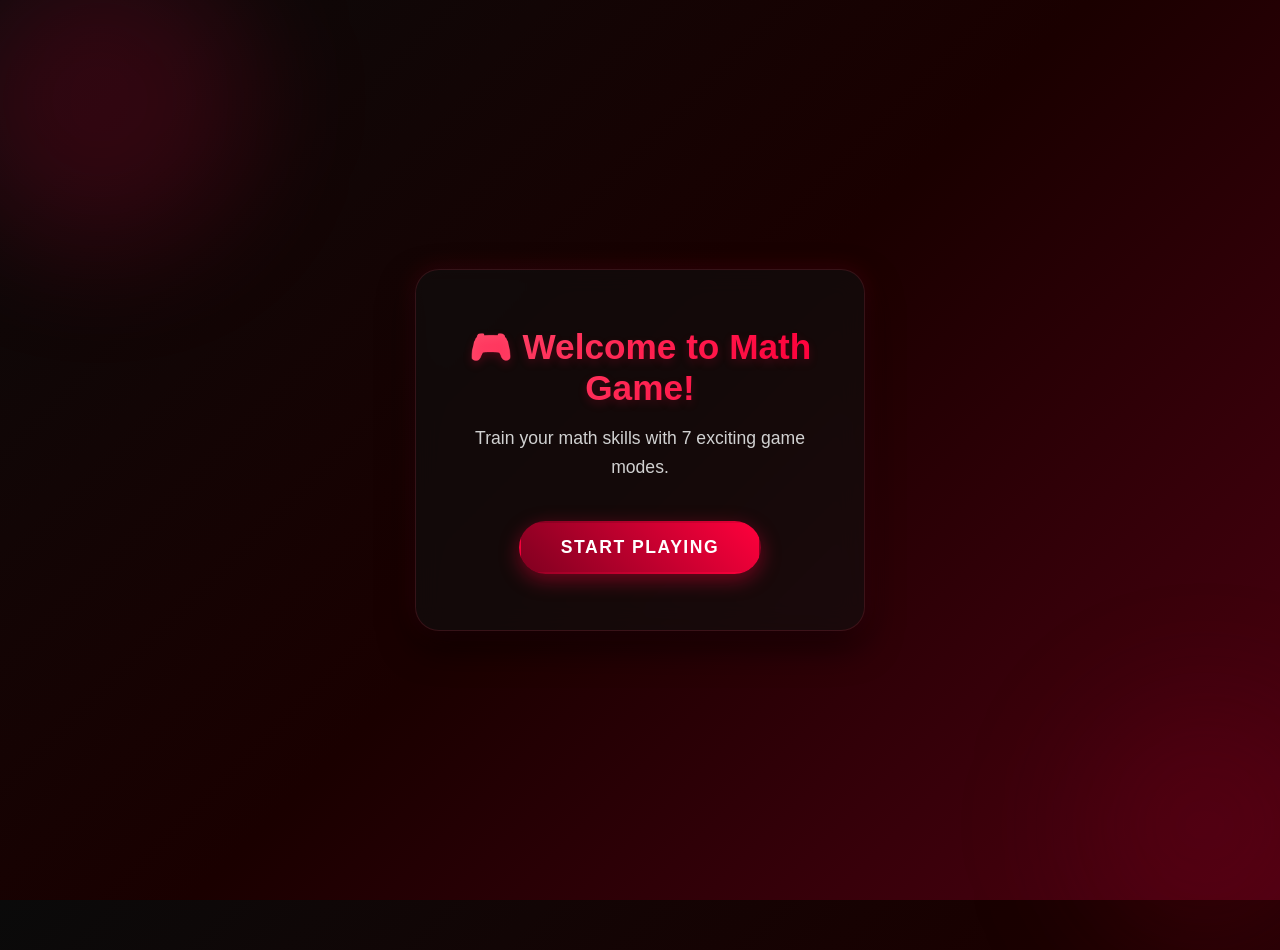
<file: index.html>
<!DOCTYPE html>
<html lang="en">
<head>
    <meta charset="UTF-8">
    <meta name="viewport" content="width=device-width, initial-scale=1.0">
    <title>Math Game - Welcome</title>
    <link rel="icon" type="image/svg+xml" href="https://ui-avatars.com/api/?name=Math+Game&background=0ea5e9&color=fff&size=128&bold=true">
    <!-- Internal CSS for Dark Cherry Blossom Theme -->
    <style>
        /* Reset and Base Styles */
        * {
            margin: 0;
            padding: 0;
            box-sizing: border-box;
            font-family: 'Segoe UI', Tahoma, Geneva, Verdana, sans-serif;
        }

        /* Dark Black to Crimson Red Gradient Background */
        body {
            background: linear-gradient(135deg, #0a0a0a 0%, #1a0000 50%, #4d0011 100%);
            min-height: 100vh;
            display: flex;
            justify-content: center;
            align-items: center;
            color: #ffffff;
            overflow: hidden; 
            position: relative;
        }

        /* Cherry Blossom Glowing Effects (Background Orbs) */
        body::before, body::after {
            content: '';
            position: absolute;
            border-radius: 50%;
            filter: blur(60px);
            z-index: 0;
        }

        body::before {
            width: 300px;
            height: 300px;
            background: rgba(255, 0, 68, 0.15);
            top: -50px;
            left: -50px;
        }

        body::after {
            width: 250px;
            height: 250px;
            background: rgba(128, 0, 32, 0.2);
            bottom: -50px;
            right: -50px;
        }

        /* --- FLOATING MATH SYMBOLS (Base Style) --- */
        .math-symbols {
            position: absolute;
            top: 0;
            left: 0;
            width: 100%;
            height: 100%;
            overflow: hidden;
            z-index: 0; 
            pointer-events: none; 
            list-style: none;
        }

        .math-symbols li {
            position: absolute;
            display: block;
            color: rgba(255, 255, 255, 0.3); /* White, somewhat transparent for contrast */
            font-weight: bold;
            font-family: 'Courier New', Courier, monospace;
            bottom: -150px; 
            animation: floatUp linear infinite;
        }

        @keyframes floatUp {
            0% {
                transform: translateY(0) rotate(0deg);
                opacity: 1;
            }
            100% {
                transform: translateY(-120vh) rotate(360deg);
                opacity: 0;
            }
        }
        /* ------------------------------------------- */

        /* Glassmorphism Container */
        .welcome-container {
            position: relative;
            z-index: 1;
            background: rgba(15, 15, 15, 0.6);
            backdrop-filter: blur(12px);
            -webkit-backdrop-filter: blur(12px);
            padding: 3.5rem 2.5rem;
            border-radius: 24px;
            text-align: center;
            max-width: 450px;
            width: 90%;
            border: 1px solid rgba(255, 77, 109, 0.15);
            box-shadow: 0 15px 35px rgba(0, 0, 0, 0.6), 0 0 25px rgba(255, 0, 68, 0.15);
            animation: fadeIn 1s ease-out forwards;
        }

        /* Title with Red Gradient Text */
        h1 {
            font-size: 2.2rem;
            margin-bottom: 1rem;
            background: linear-gradient(90deg, #ff4d6d, #ff003c);
            -webkit-background-clip: text;
            -webkit-text-fill-color: transparent;
            text-shadow: 0 4px 10px rgba(255, 0, 60, 0.2);
        }

        /* Subtitle */
        p {
            font-size: 1.1rem;
            color: #d1d1d1;
            margin-bottom: 2.5rem;
            line-height: 1.6;
        }

        /* Start Button */
        .start-btn {
            display: inline-block;
            text-decoration: none;
            color: #ffffff;
            font-weight: bold;
            font-size: 1.1rem;
            padding: 14px 40px;
            border-radius: 50px;
            background: linear-gradient(45deg, #800020, #ff003c);
            box-shadow: 0 6px 20px rgba(255, 0, 60, 0.4);
            transition: all 0.3s ease;
            text-transform: uppercase;
            letter-spacing: 1.5px;
            border: 2px solid transparent;
        }

        .start-btn:hover {
            transform: translateY(-4px) scale(1.05);
            box-shadow: 0 10px 25px rgba(255, 0, 60, 0.6);
            background: linear-gradient(45deg, #ff003c, #ff4d6d);
            border: 2px solid rgba(255, 255, 255, 0.2);
        }

        .start-btn:active {
            transform: translateY(2px) scale(0.98);
        }

        @keyframes fadeIn {
            0% { opacity: 0; transform: translateY(30px) scale(0.95); }
            100% { opacity: 1; transform: translateY(0) scale(1); }
        }
    </style>
</head>
<body>

    <!-- Container for dynamic JS symbols -->
    <ul class="math-symbols" id="mathSymbols"></ul>

    <!-- Main Content -->
    <div class="welcome-container">
        <h1>🎮 Welcome to Math Game!</h1>
        <p>Train your math skills with 7 exciting game modes.</p>
        <a href="data/view/Welcome.html" class="start-btn">Start Playing</a>
    </div>

    <!-- Random Math Symbols Generator Script -->
    <script>
        document.addEventListener('DOMContentLoaded', () => {
            const symbolsContainer = document.getElementById('mathSymbols');
            // Array containing numbers and math operators
            const characters = ['+', '-', '×', '÷', '=', '?', '%', '0', '1', '2', '3', '4', '5', '6', '7', '8', '9'];
            
            // How many symbols do you want floating around?
            const totalSymbols = 25;

            for (let i = 0; i < totalSymbols; i++) {
                const li = document.createElement('li');
                
                // 1. Pick a random character
                const randomChar = characters[Math.floor(Math.random() * characters.length)];
                li.textContent = randomChar;

                // 2. Randomize Position (0% to 100% from left)
                const leftPos = Math.random() * 100;
                li.style.left = `${leftPos}%`;

                // 3. Randomize Size (1.5rem to 4.5rem)
                const size = Math.random() * (4.5 - 1.5) + 1.5;
                li.style.fontSize = `${size}rem`;

                // 4. Randomize Animation Duration (12s to 25s)
                const duration = Math.random() * (25 - 12) + 12;
                li.style.animationDuration = `${duration}s`;

                // 5. Randomize Animation Delay (so they don't start at the same time)
                const delay = Math.random() * 15;
                li.style.animationDelay = `${delay}s`;

                // Add the element to the container
                symbolsContainer.appendChild(li);
            }
        });
    </script>

    <script src="data/js/main.js"></script>
</body>
</html>
</file>
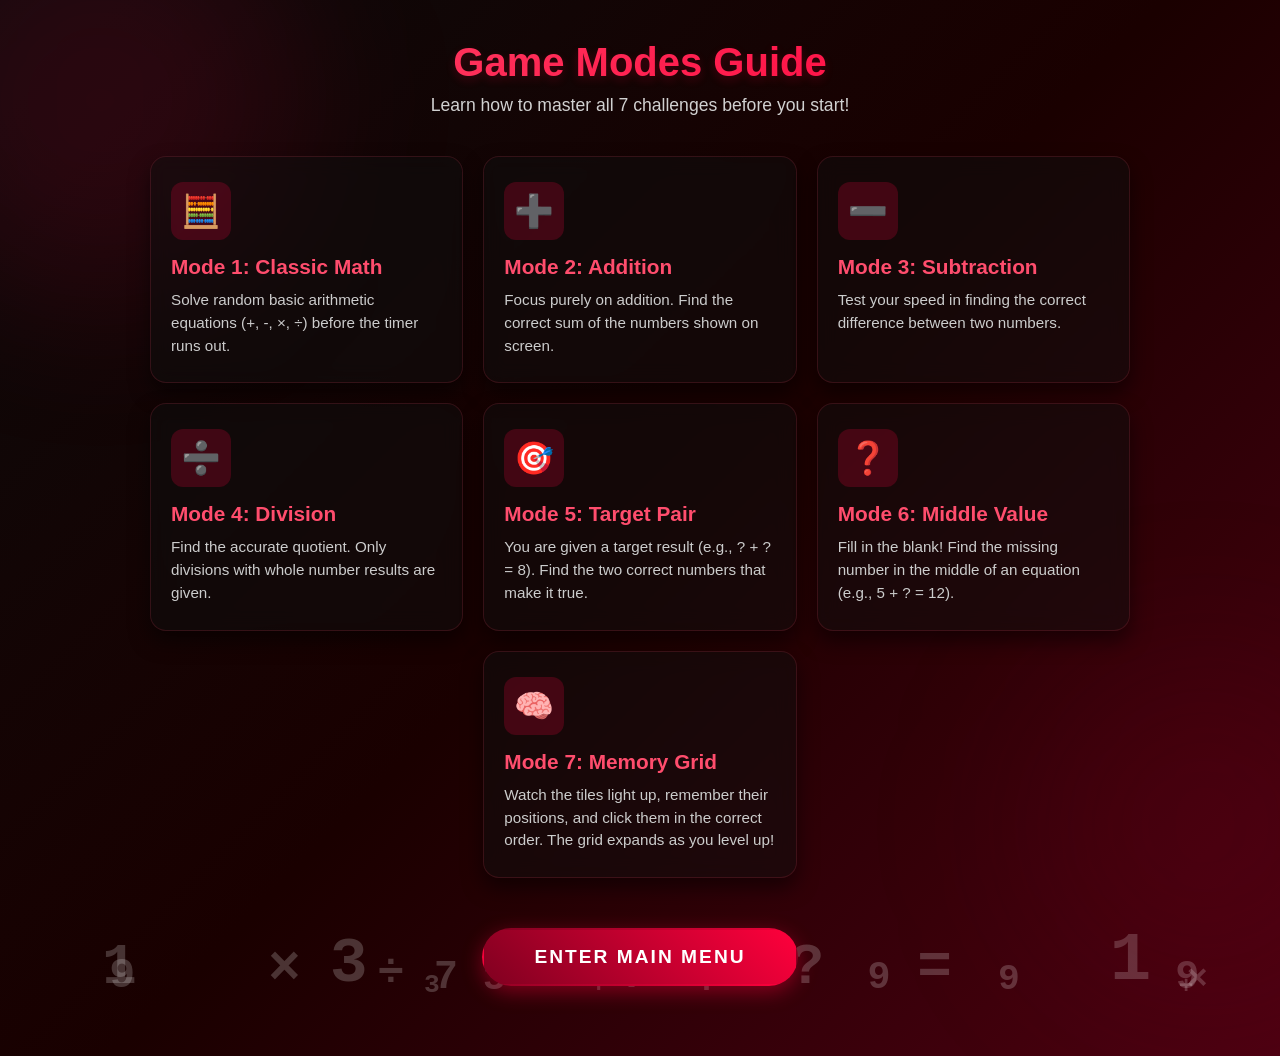
<file: data/view/Welcome.html>
<!-- Main menu placeholder - will display all seven selectable game mode options -->
<!DOCTYPE html>
<html lang="en">
<head>
    <meta charset="UTF-8">
    <meta name="viewport" content="width=device-width, initial-scale=1.0">
    <title>Math Game - How to Play</title>
    <link rel="icon" type="image/svg+xml" href="https://ui-avatars.com/api/?name=Math+Game&background=0ea5e9&color=fff&size=128&bold=true">
    <style>
        /* Reset & Base Settings */
        * {
            margin: 0;
            padding: 0;
            box-sizing: border-box;
            font-family: 'Segoe UI', Tahoma, Geneva, Verdana, sans-serif;
        }

        body {
            background: linear-gradient(135deg, #0a0a0a 0%, #1a0000 50%, #4d0011 100%);
            min-height: 100vh;
            color: #ffffff;
            overflow-x: hidden;
            position: relative;
            padding: 40px 20px;
        }

        /* Glowing Orbs */
        body::before, body::after {
            content: '';
            position: fixed;
            border-radius: 50%;
            filter: blur(80px);
            z-index: 0;
        }

        body::before {
            width: 400px; height: 400px;
            background: rgba(255, 0, 68, 0.12);
            top: -100px; left: -100px;
        }

        body::after {
            width: 350px; height: 350px;
            background: rgba(128, 0, 32, 0.15);
            bottom: -100px; right: -100px;
        }

        /* Floating Math Symbols */
        .math-symbols {
            position: fixed;
            top: 0; left: 0;
            width: 100%; height: 100%;
            z-index: 0;
            pointer-events: none;
            list-style: none;
        }
        .math-symbols li {
            position: absolute;
            color: rgba(255, 255, 255, 0.2);
            font-weight: bold;
            font-family: 'Courier New', Courier, monospace;
            bottom: -100px;
            animation: floatUp linear infinite;
        }

        @keyframes floatUp {
            0% { transform: translateY(0) rotate(0deg); opacity: 1; }
            100% { transform: translateY(-120vh) rotate(360deg); opacity: 0; }
        }

        /* Main Container */
        .content-wrapper {
            position: relative;
            z-index: 1;
            max-width: 1000px;
            margin: 0 auto;
            text-align: center;
        }

        .header-title {
            font-size: 2.5rem;
            margin-bottom: 10px;
            background: linear-gradient(90deg, #ff4d6d, #ff003c);
            -webkit-background-clip: text;
            -webkit-text-fill-color: transparent;
            text-shadow: 0 4px 10px rgba(255, 0, 60, 0.2);
            animation: fadeInDown 0.8s ease-out;
        }

        .header-subtitle {
            font-size: 1.1rem;
            color: #d1d1d1;
            margin-bottom: 40px;
            animation: fadeInDown 1s ease-out;
        }

        /* Grid for Mode Cards */
        .modes-container {
            display: flex;
            flex-wrap: wrap;
            gap: 20px;
            justify-content: center;
            margin-bottom: 50px;
        }

        /* Glassmorphism Card */
        .mode-card {
            background: rgba(15, 15, 15, 0.5);
            backdrop-filter: blur(10px);
            -webkit-backdrop-filter: blur(10px);
            border: 1px solid rgba(255, 77, 109, 0.15);
            border-radius: 16px;
            padding: 25px 20px;
            width: calc(33.333% - 20px);
            min-width: 280px;
            box-shadow: 0 10px 20px rgba(0, 0, 0, 0.5);
            text-align: left;
            transition: all 0.3s ease;
            opacity: 0;
            transform: translateY(30px);
        }

        .mode-card:hover {
            transform: translateY(-8px);
            background: rgba(25, 10, 15, 0.7);
            border-color: rgba(255, 77, 109, 0.4);
            box-shadow: 0 15px 30px rgba(255, 0, 68, 0.2);
        }

        .card-icon {
            font-size: 2rem;
            margin-bottom: 15px;
            display: inline-block;
            background: rgba(255, 0, 68, 0.2);
            padding: 10px;
            border-radius: 12px;
        }

        .card-title {
            font-size: 1.3rem;
            color: #ff4d6d;
            margin-bottom: 10px;
        }

        .card-desc {
            font-size: 0.95rem;
            color: #cccccc;
            line-height: 1.5;
        }

        /* Next Button Area */
        .action-area {
            margin-top: 30px;
            padding-bottom: 30px;
            animation: fadeIn 1.5s ease-out forwards;
        }

        .next-btn {
            display: inline-block;
            text-decoration: none;
            color: #ffffff;
            font-weight: bold;
            font-size: 1.2rem;
            padding: 16px 50px;
            border-radius: 50px;
            background: linear-gradient(45deg, #800020, #ff003c);
            box-shadow: 0 6px 20px rgba(255, 0, 60, 0.4);
            transition: all 0.3s ease;
            text-transform: uppercase;
            letter-spacing: 2px;
            border: 2px solid transparent;
        }

        .next-btn:hover {
            transform: translateY(-4px) scale(1.05);
            box-shadow: 0 10px 30px rgba(255, 0, 60, 0.6);
            background: linear-gradient(45deg, #ff003c, #ff4d6d);
            border: 2px solid rgba(255, 255, 255, 0.3);
        }

        /* Animations */
        @keyframes fadeInDown {
            0% { opacity: 0; transform: translateY(-30px); }
            100% { opacity: 1; transform: translateY(0); }
        }

        @keyframes fadeIn {
            0% { opacity: 0; }
            100% { opacity: 1; }
        }

        /* Card Entrance Animation Class */
        .show-card {
            animation: slideUpFade 0.6s ease forwards;
        }

        @keyframes slideUpFade {
            0% { opacity: 0; transform: translateY(30px); }
            100% { opacity: 1; transform: translateY(0); }
        }

        /* Responsive Settings */
        @media (max-width: 768px) {
            .mode-card {
                width: calc(50% - 20px);
            }
        }
        @media (max-width: 600px) {
            .mode-card {
                width: 100%;
            }
            .header-title {
                font-size: 2rem;
            }
        }
    </style>
</head>
<body>

    <!-- Floating Background Symbols -->
    <ul class="math-symbols" id="mathSymbols"></ul>

    <div class="content-wrapper">
        <h1 class="header-title">Game Modes Guide</h1>
        <p class="header-subtitle">Learn how to master all 7 challenges before you start!</p>

        <!-- Cards Container -->
        <div class="modes-container" id="modesContainer">
            
            <div class="mode-card">
                <div class="card-icon">🧮</div>
                <h3 class="card-title">Mode 1: Classic Math</h3>
                <p class="card-desc">Solve random basic arithmetic equations (+, -, ×, ÷) before the timer runs out.</p>
            </div>

            <div class="mode-card">
                <div class="card-icon">➕</div>
                <h3 class="card-title">Mode 2: Addition</h3>
                <p class="card-desc">Focus purely on addition. Find the correct sum of the numbers shown on screen.</p>
            </div>

            <div class="mode-card">
                <div class="card-icon">➖</div>
                <h3 class="card-title">Mode 3: Subtraction</h3>
                <p class="card-desc">Test your speed in finding the correct difference between two numbers.</p>
            </div>

            <div class="mode-card">
                <div class="card-icon">➗</div>
                <h3 class="card-title">Mode 4: Division</h3>
                <p class="card-desc">Find the accurate quotient. Only divisions with whole number results are given.</p>
            </div>

            <div class="mode-card">
                <div class="card-icon">🎯</div>
                <h3 class="card-title">Mode 5: Target Pair</h3>
                <p class="card-desc">You are given a target result (e.g., ? + ? = 8). Find the two correct numbers that make it true.</p>
            </div>

            <div class="mode-card">
                <div class="card-icon">❓</div>
                <h3 class="card-title">Mode 6: Middle Value</h3>
                <p class="card-desc">Fill in the blank! Find the missing number in the middle of an equation (e.g., 5 + ? = 12).</p>
            </div>

            <div class="mode-card">
                <div class="card-icon">🧠</div>
                <h3 class="card-title">Mode 7: Memory Grid</h3>
                <p class="card-desc">Watch the tiles light up, remember their positions, and click them in the correct order. The grid expands as you level up!</p>
            </div>

        </div>

        <!-- Button to Menu Utama -->
        <div class="action-area">
            <a href="menu-utama.html" class="next-btn">Enter Main Menu</a>
        </div>
    </div>

    <!-- JavaScript for Animations and Floating Symbols -->
    <script>
        document.addEventListener('DOMContentLoaded', () => {
            // 1. Generate Floating Symbols
            const symbolsContainer = document.getElementById('mathSymbols');
            const characters = ['+', '-', '×', '÷', '=', '?', '%', '1', '3', '7', '9'];
            const totalSymbols = 20;

            for (let i = 0; i < totalSymbols; i++) {
                const li = document.createElement('li');
                const randomChar = characters[Math.floor(Math.random() * characters.length)];
                
                li.textContent = randomChar;
                li.style.left = `${Math.random() * 100}%`;
                li.style.fontSize = `${Math.random() * 3 + 1.5}rem`;
                li.style.animationDuration = `${Math.random() * 15 + 15}s`;
                li.style.animationDelay = `${Math.random() * 10}s`;
                
                symbolsContainer.appendChild(li);
            }

            // 2. Staggered Entrance Animation for Cards
            const cards = document.querySelectorAll('.mode-card');
            cards.forEach((card, index) => {
                // Adds a slight delay to each card so they appear one by one
                setTimeout(() => {
                    card.classList.add('show-card');
                }, index * 150); // 150ms delay multiplier
            });
        });
    </script>
</body>
</html>
</file>
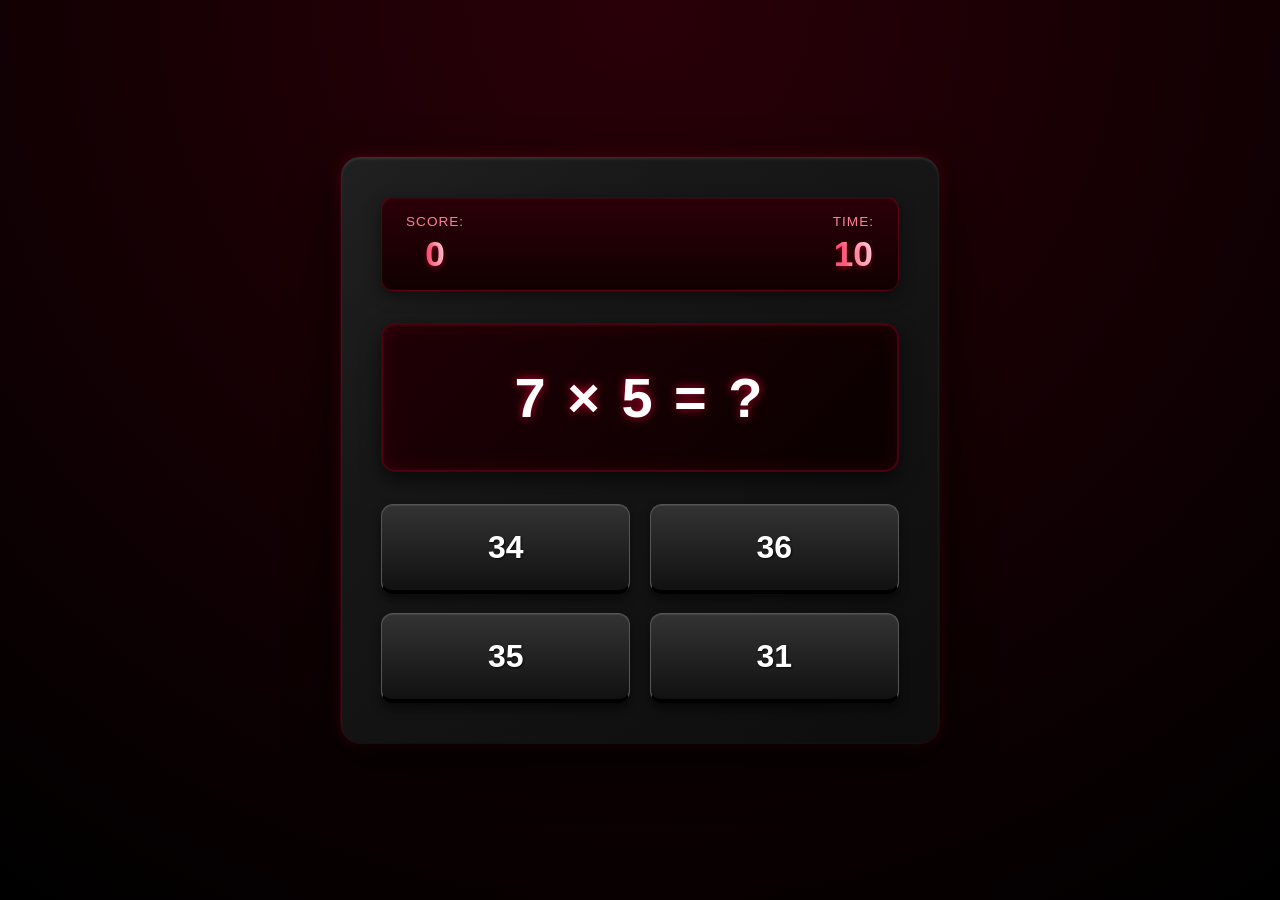
<file: data/view/all-mode/1-multiplication.html>
<!DOCTYPE html>
<html lang="en">
<head>
    <meta charset="UTF-8">
    <meta name="viewport" content="width=device-width, initial-scale=1.0">
    <title>Mode 1: Multiplication - Math Game</title>
    <link rel="stylesheet" href="../../css/main.css">
    <link rel="stylesheet" href="../../css/mode-css/1-multiplication.css">
</head>
<body>
    <div class="game-container">
        <!-- Header with Score and Timer -->
        <div class="game-header">
            <div class="score-display">
                <span class="label">Score:</span>
                <span id="score" class="value">0</span>
            </div>
            <div class="timer-display">
                <span class="label">Time:</span>
                <span id="timer" class="value">10</span>
            </div>
        </div>

        <!-- Game Area -->
        <div id="gameArea" class="game-area">
            <div class="question-box">
                <h2 id="question">Loading...</h2>
            </div>

            <div class="answers-grid">
                <button class="answer-btn" data-answer="0"></button>
                <button class="answer-btn" data-answer="1"></button>
                <button class="answer-btn" data-answer="2"></button>
                <button class="answer-btn" data-answer="3"></button>
            </div>
        </div>

        <!-- Game Over Screen -->
        <div id="gameOver" class="game-over hidden">
            <h2>Game Over!</h2>
            <div class="final-score">
                <p>Final Score:</p>
                <span id="finalScore">0</span>
            </div>

            <div class="correct-answer-info" style="margin: 15px 0; color: #ff4444; font-weight: bold; font-size: 1.1rem;">
                <p id="correctAnswerMessage"></p>
            </div>
            
            <div class="game-over-buttons">
                <button id="restartBtn" class="btn-primary">Play Again</button>
                <a href="../menu-utama.html" class="btn-secondary">Back to Menu</a>
            </div>
        </div>
    </div>

    <script src="../../js/main.js"></script>
    <script src="../../js/logic/1-multiplication.js"></script>
</body>
</html>
</file>
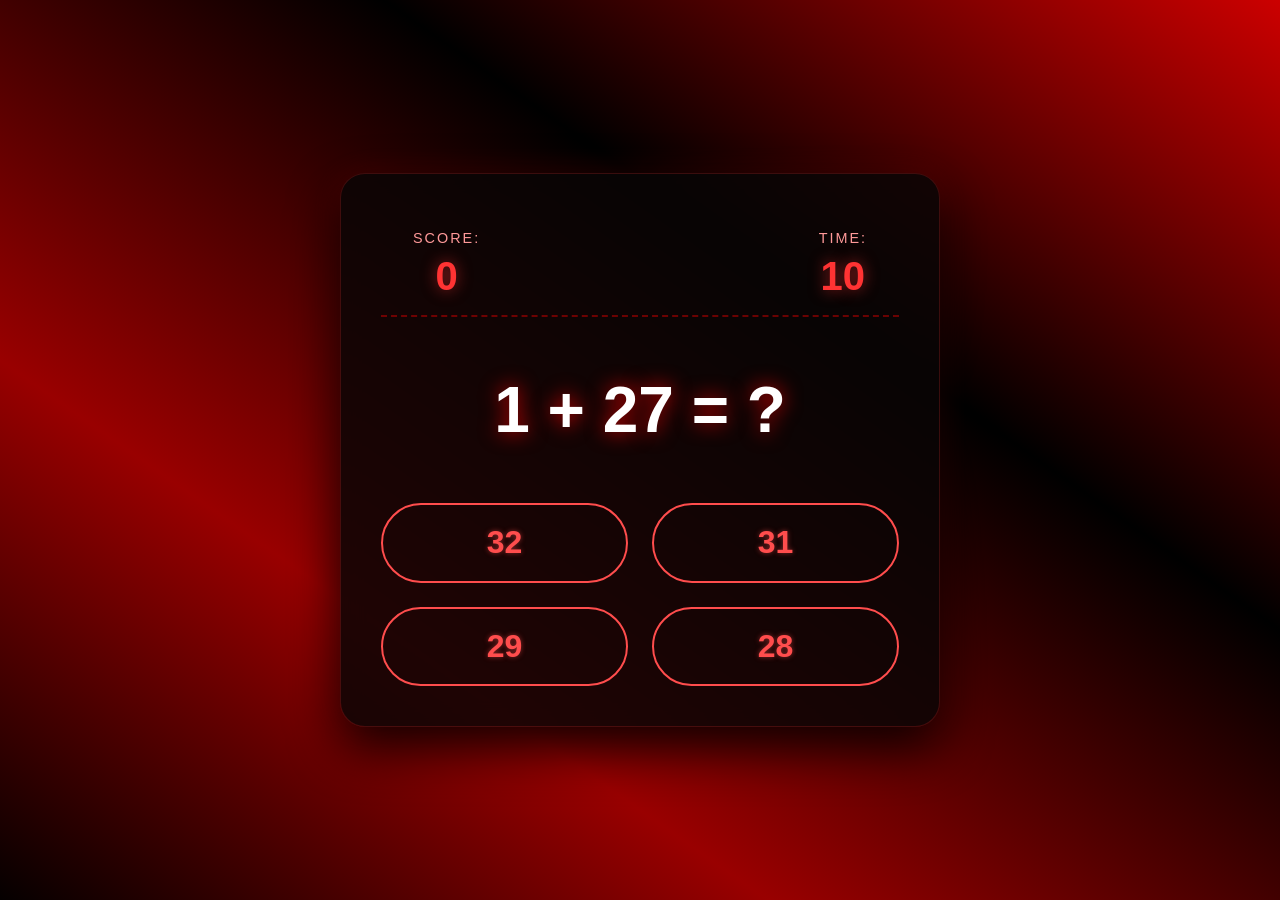
<file: data/view/all-mode/2-addition.html>
<!-- Addition game mode -->
<!DOCTYPE html>
<html lang="en">
<head>
    <meta charset="UTF-8">
    <meta name="viewport" content="width=device-width, initial-scale=1.0">
    <!-- Page title -->
    <title>Mode 2: Addition - Math Game</title>
    <link rel="stylesheet" href="../../css/main.css">
    <!-- Call CSS file for Mode 2 -->
    <link rel="stylesheet" href="../../css/mode-css/2-addition.css">
</head>
<body>
    <div class="game-container">
        <!-- Header with Score and Timer -->
        <div class="game-header">
            <div class="score-display">
                <span class="label">Score:</span>
                <span id="score" class="value">0</span>
            </div>
            <div class="timer-display">
                <span class="label">Time:</span>
                <span id="timer" class="value">10</span>
            </div>
        </div>

        <!-- Game Area -->
        <div id="gameArea" class="game-area">
            <div class="question-box">
                <h2 id="question">Loading...</h2>
            </div>

            <div class="answers-grid">
                <button class="answer-btn" data-answer="0"></button>
                <button class="answer-btn" data-answer="1"></button>
                <button class="answer-btn" data-answer="2"></button>
                <button class="answer-btn" data-answer="3"></button>
            </div>
        </div>

        <!-- Game Over Screen -->
        <div id="gameOver" class="game-over hidden">
            <h2>Game Over!</h2>
            <div class="final-score">
                <p>Final Score:</p>
                <span id="finalScore">0</span>
            </div>

            <div class="correct-answer-info" style="margin: 15px 0; color: #ff4444; font-weight: bold; font-size: 1.1rem;">
                <p id="correctAnswerMessage"></p>
            </div>
            
            <div class="game-over-buttons">
                <button id="restartBtn" class="btn-primary">Play Again</button>
                <a href="../menu-utama.html" class="btn-secondary">Back to Menu</a>
            </div>
        </div>
    </div>

    <script src="../../js/main.js"></script>
    <!-- Call JS logic file for Mode 2 -->
    <script src="../../js/logic/2-addition.js"></script>
</body>
</html>
</file>
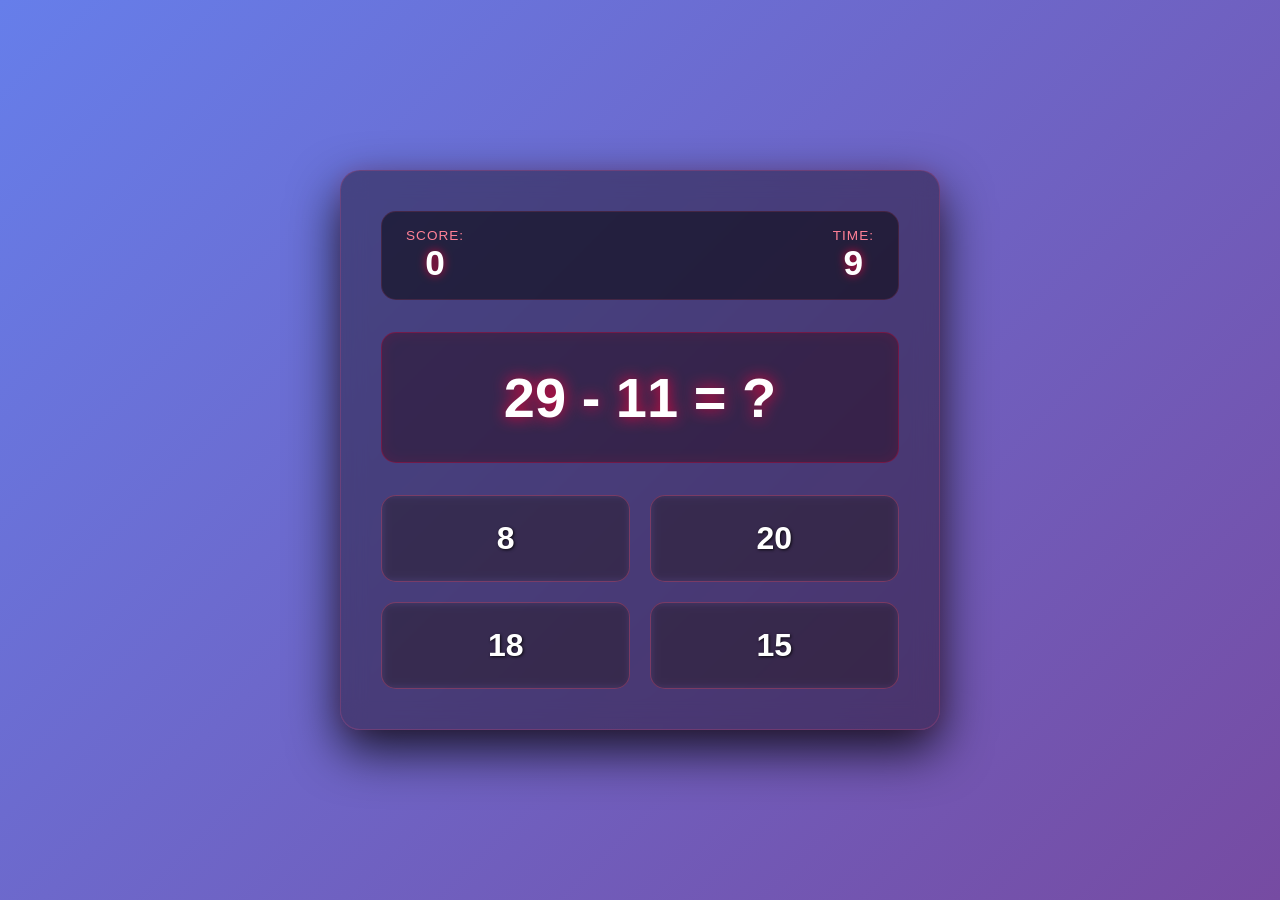
<file: data/view/all-mode/3-subtraction.html>
<!-- Subtraction game mode -->
<!DOCTYPE html>
<html lang="en">
<head>
    <meta charset="UTF-8">
    <meta name="viewport" content="width=device-width, initial-scale=1.0">
    <!-- Page title -->
    <title>Mode 3: Subtraction - Math Game</title>
    <link rel="stylesheet" href="../../css/main.css">
    <!-- Call CSS file for Mode 3 -->
    <link rel="stylesheet" href="../../css/mode-css/3-subtraction.css">
</head>
<body>
    <div class="game-container">
        <!-- Header with Score and Timer -->
        <div class="game-header">
            <div class="score-display">
                <span class="label">Score:</span>
                <span id="score" class="value">0</span>
            </div>
            <div class="timer-display">
                <span class="label">Time:</span>
                <span id="timer" class="value">10</span>
            </div>
        </div>

        <!-- Game Area -->
        <div id="gameArea" class="game-area">
            <div class="question-box">
                <h2 id="question">Loading...</h2>
            </div>

            <div class="answers-grid">
                <button class="answer-btn" data-answer="0"></button>
                <button class="answer-btn" data-answer="1"></button>
                <button class="answer-btn" data-answer="2"></button>
                <button class="answer-btn" data-answer="3"></button>
            </div>
        </div>

        <!-- Game Over Screen -->
        <div id="gameOver" class="game-over hidden">
            <h2>Game Over!</h2>
            <div class="final-score">
                <p>Final Score:</p>
                <span id="finalScore">0</span>
            </div>

            <div class="correct-answer-info" style="margin: 15px 0; color: #ff4444; font-weight: bold; font-size: 1.1rem;">
                <p id="correctAnswerMessage"></p>
            </div>
            
            <div class="game-over-buttons">
                <button id="restartBtn" class="btn-primary">Play Again</button>
                <a href="../menu-utama.html" class="btn-secondary">Back to Menu</a>
            </div>
        </div>
    </div>

    <script src="../../js/main.js"></script>
    <!-- Call JS logic file for Mode 3 -->
    <script src="../../js/logic/3-subtraction.js"></script>
</body>
</html>
</file>
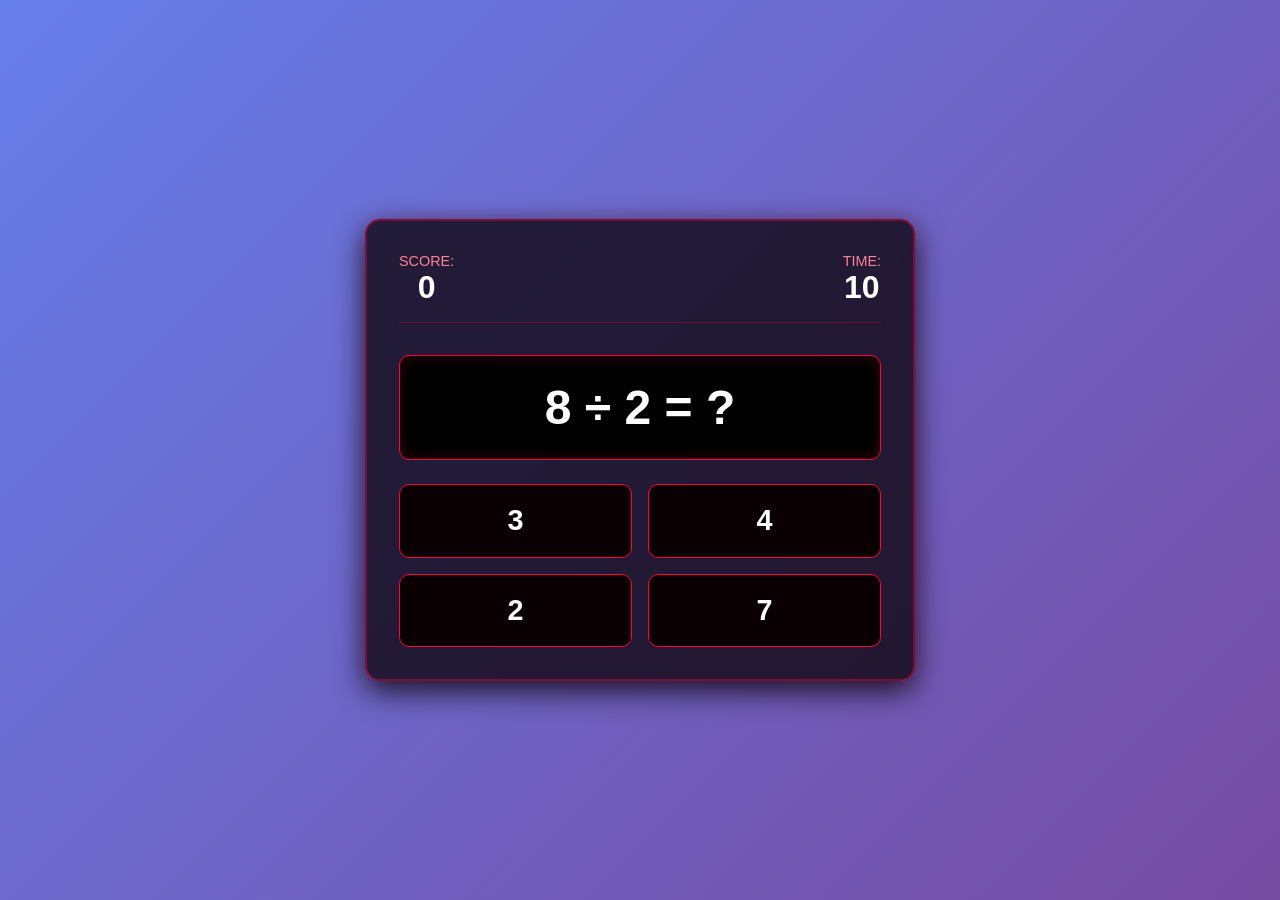
<file: data/view/all-mode/4-division.html>
<!-- Division game mode -->
<!DOCTYPE html>
<html lang="en">
<head>
    <meta charset="UTF-8">
    <meta name="viewport" content="width=device-width, initial-scale=1.0">
    <!-- Page title -->
    <title>Mode 4: Division - Math Game</title>
    <link rel="stylesheet" href="../../css/main.css">
    <!-- Call CSS file for Mode 4 -->
    <link rel="stylesheet" href="../../css/mode-css/4-division.css">
</head>
<body>
    <div class="game-container">
        <!-- Header with Score and Timer -->
        <div class="game-header">
            <div class="score-display">
                <span class="label">Score:</span>
                <span id="score" class="value">0</span>
            </div>
            <div class="timer-display">
                <span class="label">Time:</span>
                <span id="timer" class="value">10</span>
            </div>
        </div>

        <!-- Game Area -->
        <div id="gameArea" class="game-area">
            <div class="question-box">
                <h2 id="question">Loading...</h2>
            </div>

            <div class="answers-grid">
                <button class="answer-btn" data-answer="0"></button>
                <button class="answer-btn" data-answer="1"></button>
                <button class="answer-btn" data-answer="2"></button>
                <button class="answer-btn" data-answer="3"></button>
            </div>
        </div>

        <!-- Game Over Screen -->
        <div id="gameOver" class="game-over hidden">
            <h2>Game Over!</h2>
            <div class="final-score">
                <p>Final Score:</p>
                <span id="finalScore">0</span>
            </div>

            <div class="correct-answer-info" style="margin: 15px 0; color: #ff4444; font-weight: bold; font-size: 1.1rem;">
                <p id="correctAnswerMessage"></p>
            </div>
            
            <div class="game-over-buttons">
                <button id="restartBtn" class="btn-primary">Play Again</button>
                <a href="../menu-utama.html" class="btn-secondary">Back to Menu</a>
            </div>
        </div>
    </div>

    <script src="../../js/main.js"></script>
    <!-- Call JS logic file for Mode 4 -->
    <script src="../../js/logic/4-division.js"></script>
</body>
</html>
</file>
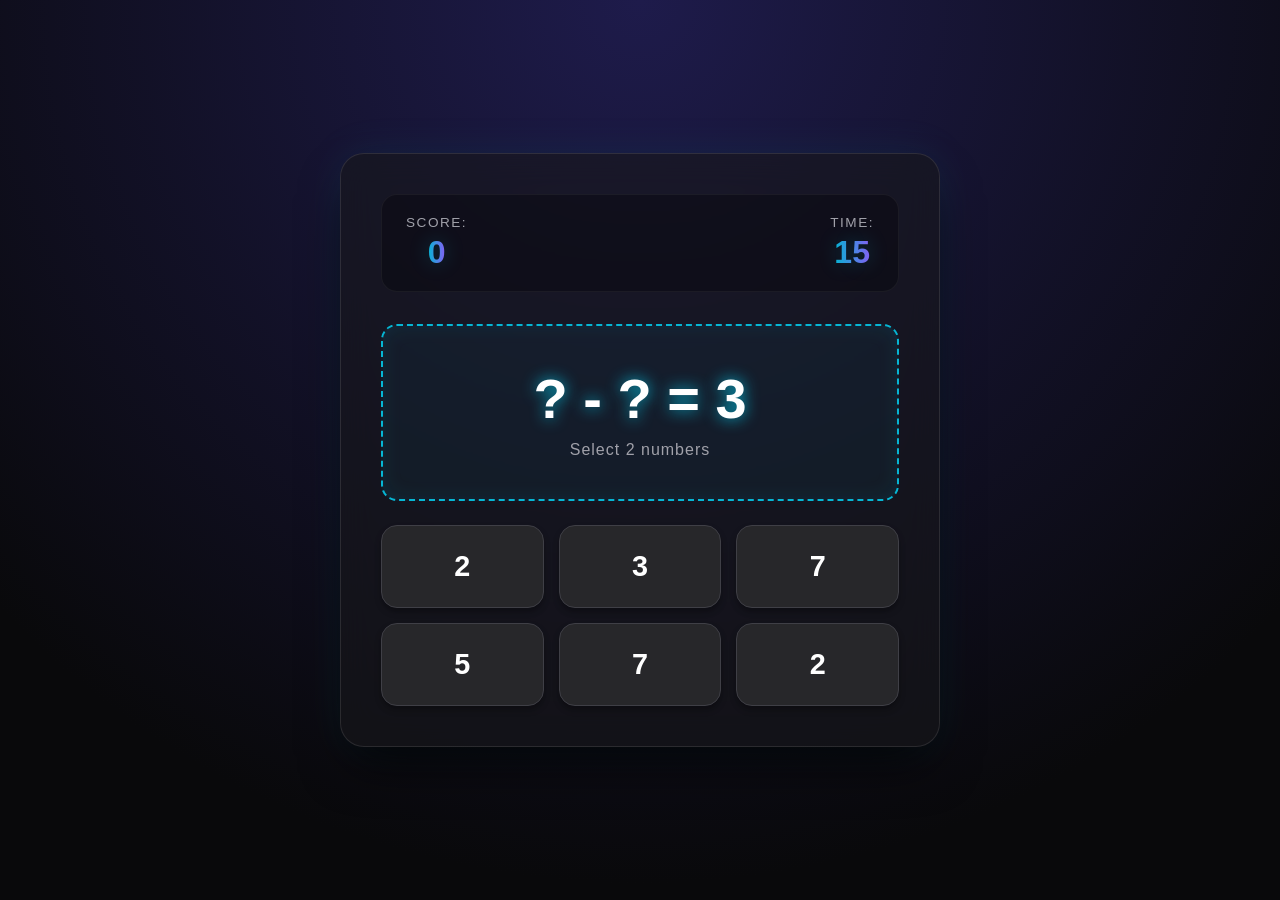
<file: data/view/all-mode/5-target.html>
<!-- Target game mode placeholder -->
<!DOCTYPE html>
<html lang="en">
<head>
    <meta charset="UTF-8">
    <meta name="viewport" content="width=device-width, initial-scale=1.0">
    <!-- Page title -->
    <title>Mode 5: Target - Math Game</title>
    <link rel="icon" type="image/svg+xml" href="https://ui-avatars.com/api/?name=Math+Game&background=0ea5e9&color=fff&size=128&bold=true">
    <link rel="stylesheet" href="../../css/main.css">
    <link rel="stylesheet" href="../../css/mode-css/5-target.css">
</head>
<body>
    <div class="game-container">
        <!-- Header with Score and Timer -->
        <div class="game-header">
            <div class="score-display">
                <span class="label">Score:</span>
                <span id="score" class="value">0</span>
            </div>
            <div class="timer-display">
                <span class="label">Time:</span>
                <span id="timer" class="value">15</span>
            </div>
        </div>

        <!-- Game Area -->
        <div id="gameArea" class="game-area">
            <div class="question-box">
                <h2 id="question">Loading...</h2>
                <p class="instruction">Select 2 numbers</p>
            </div>

            <!-- 6 Buttons Grid -->
            <div class="answers-grid target-grid">
                <button class="answer-btn target-btn"></button>
                <button class="answer-btn target-btn"></button>
                <button class="answer-btn target-btn"></button>
                <button class="answer-btn target-btn"></button>
                <button class="answer-btn target-btn"></button>
                <button class="answer-btn target-btn"></button>
            </div>
        </div>

        <!-- Game Over Screen -->
        <div id="gameOver" class="game-over hidden">
            <h2>Game Over!</h2>
            <div class="final-score">
                <p>Final Score:</p>
                <span id="finalScore">0</span>
            </div>

            <!-- NEW ELEMENT TO SHOW CORRECT ANSWER -->
            <div class="correct-answer-info" style="margin: 15px 0; color: #ff4444; font-weight: bold; font-size: 1.1rem;">
                <p id="correctAnswerMessage"></p>
            </div>

            <div class="game-over-buttons">
                <button id="restartBtn" class="btn-primary">Play Again</button>
                <a href="../menu-utama.html" class="btn-secondary">Back to Menu</a>
            </div>
        </div>
    </div>

    <script src="../../js/main.js"></script>
    <script src="../../js/logic/5-target.js"></script>
</body>
</html>
</file>
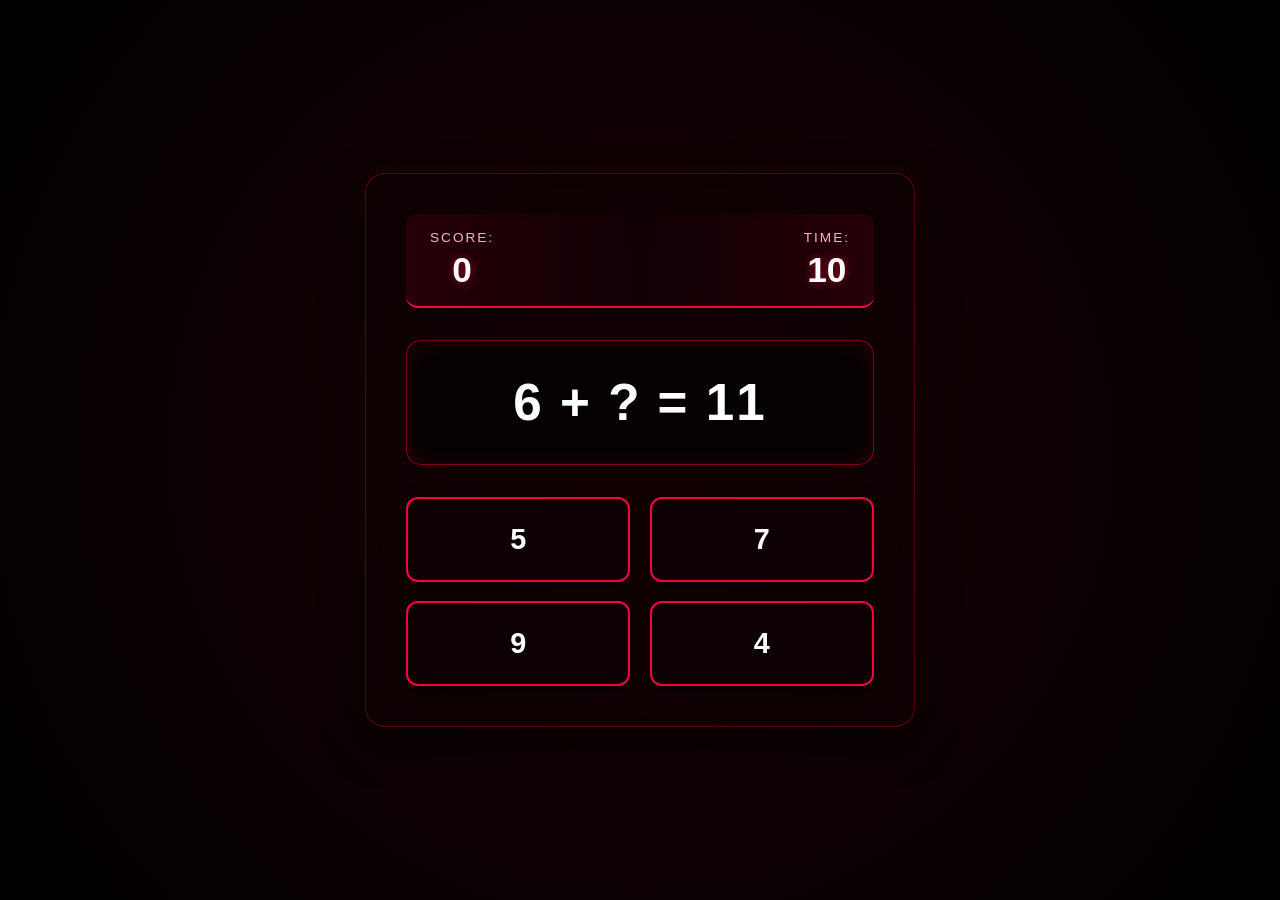
<file: data/view/all-mode/6-middle-value.html>
<!DOCTYPE html>
<html lang="en">
<head>
    <meta charset="UTF-8">
    <meta name="viewport" content="width=device-width, initial-scale=1.0">
    <!-- Page title -->
    <title>Mode 6: Middle Value - Math Game</title>
    <link rel="icon" type="image/svg+xml" href="https://ui-avatars.com/api/?name=Math+Game&background=0ea5e9&color=fff&size=128&bold=true">
    <link rel="stylesheet" href="../../css/main.css">
    <!-- Call CSS file for Mode 6 -->
    <link rel="stylesheet" href="../../css/mode-css/6-middle-value.css">
</head>
<body>
    <!-- Wadah untuk partikel angka jatuh -->
    <div id="particle-container"></div>

    <div class="game-container">
        <!-- Header with Score and Timer -->
        <div class="game-header">
            <div class="score-display">
                <span class="label">Score:</span>
                <span id="score" class="value">0</span>
            </div>
            <div class="timer-display">
                <span class="label">Time:</span>
                <span id="timer" class="value">10</span>
            </div>
        </div>

        <!-- Game Area -->
        <div id="gameArea" class="game-area">
            <div class="question-box">
                <h2 id="question">Loading...</h2>
            </div>

            <div class="answers-grid">
                <button class="answer-btn" data-answer="0"></button>
                <button class="answer-btn" data-answer="1"></button>
                <button class="answer-btn" data-answer="2"></button>
                <button class="answer-btn" data-answer="3"></button>
            </div>
        </div>

        <!-- Game Over Screen -->
        <div id="gameOver" class="game-over hidden">
            <h2>Game Over!</h2>
            <div class="final-score">
                <p>Final Score:</p>
                <span id="finalScore">0</span>
            </div>

            <div class="correct-answer-info" style="margin: 15px 0; color: #ff4d6d; font-weight: bold; font-size: 1.1rem;">
                <p id="correctAnswerMessage"></p>
            </div>
            
            <div class="game-over-buttons">
                <button id="restartBtn" class="btn-primary">Play Again</button>
                <a href="../menu-utama.html" class="btn-secondary">Back to Menu</a>
            </div>
        </div>
    </div>

    <!-- Script Partikel Angka (Cherry Blossom Minecraft Style) -->
    <script>
        document.addEventListener("DOMContentLoaded", () => {
            const particleContainer = document.getElementById("particle-container");

            function createNumberParticle() {
                const particle = document.createElement("div");
                particle.classList.add("math-particle");
                
                // Isi partikel dengan angka acak 0-9
                particle.innerText = Math.floor(Math.random() * 10);

                // Posisi horizontal acak (0vw hingga 100vw)
                particle.style.left = `${Math.random() * 100}vw`;

                // Durasi jatuh (fall) acak antara 6s - 10s (agar lambat dan santai)
                const fallDuration = Math.random() * 4 + 6;
                // Durasi goyangan (sway) acak antara 2s - 4s
                const swayDuration = Math.random() * 2 + 2;

                // Terapkan animasi CSS (fall dan sway berjalan bersamaan)
                particle.style.animation = `
                    fall ${fallDuration}s linear forwards, 
                    sway ${swayDuration}s ease-in-out infinite alternate
                `;

                // Ukuran acak dan opasitas acak agar terlihat dinamis
                particle.style.fontSize = `${Math.random() * 1.5 + 1}rem`;
                particle.style.opacity = Math.random() * 0.4 + 0.1; // 0.1 - 0.5 (semi transparan)

                particleContainer.appendChild(particle);

                // Hapus elemen dari DOM setelah animasi jatuhnya selesai
                setTimeout(() => {
                    particle.remove();
                }, fallDuration * 1000);
            }

            // Munculkan partikel baru setiap 250 milidetik
            setInterval(createNumberParticle, 250);
        });
    </script>

    <script src="../../js/main.js"></script>
    <script src="../../js/logic/6-middle-value.js"></script>
</body>
</html>
</file>
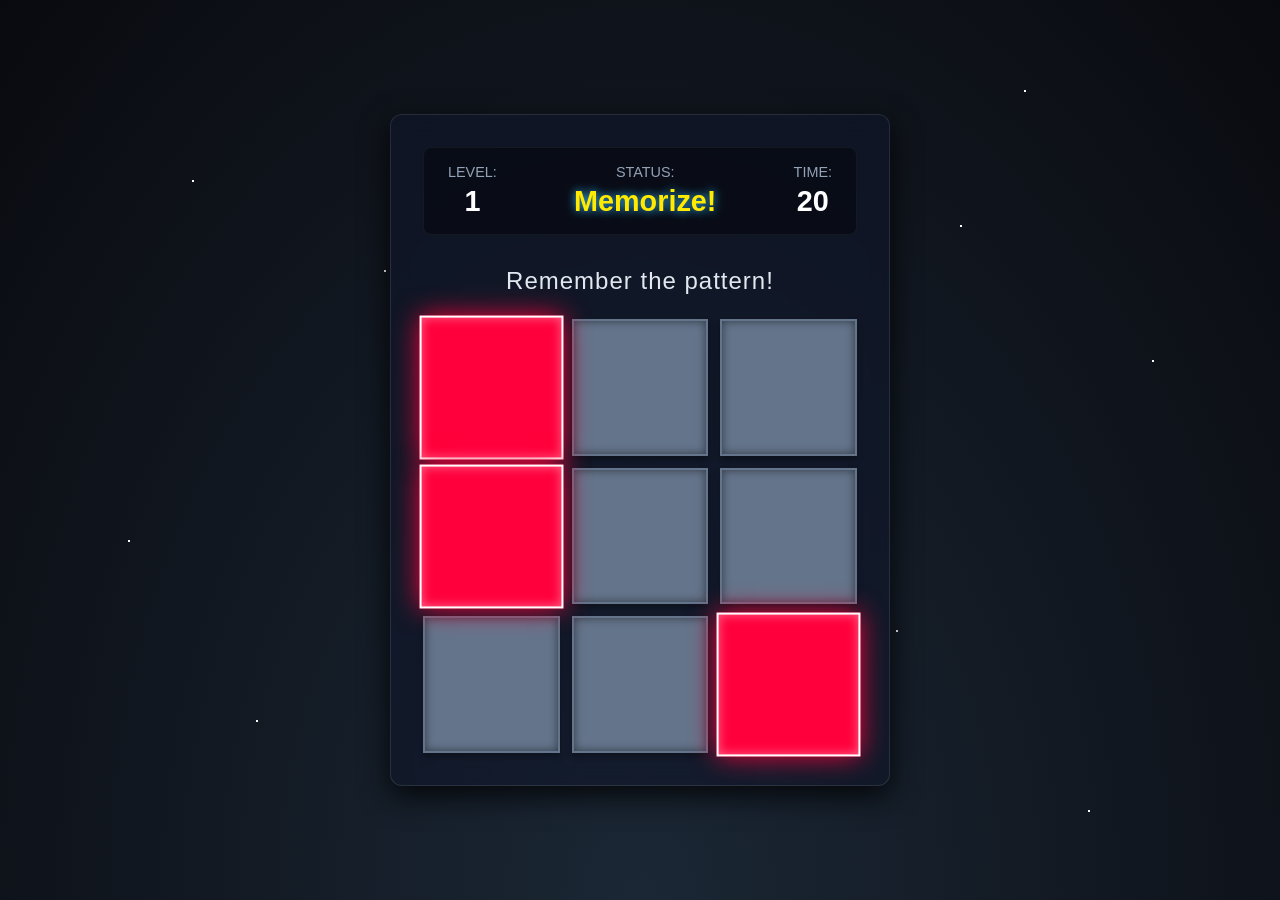
<file: data/view/all-mode/7-memory.html>
<!DOCTYPE html>
<html lang="en">
<head>
    <meta charset="UTF-8">
    <meta name="viewport" content="width=device-width, initial-scale=1.0">
    <title>Mode 7: Memory Grid - Math Game</title>
    <link rel="stylesheet" href="../../css/main.css">
    <link rel="icon" type="image/svg+xml" href="https://ui-avatars.com/api/?name=Math+Game&background=0ea5e9&color=fff&size=128&bold=true">
    <!-- Load specific CSS for Mode 7 -->
    <link rel="stylesheet" href="../../css/mode-css/7-memory.css">
</head>
<body>
    <!-- Background Bintang Jatuh (Space Theme) -->
    <div class="space-bg">
        <div class="stars"></div>
        <div class="shooting-star"></div>
        <div class="shooting-star"></div>
        <div class="shooting-star"></div>
        <div class="shooting-star"></div>
    </div>

    <div class="game-container">
        <!-- Header with Level and Status -->
        <!-- Header with Level, Status, and Timer -->
        <div class="game-header">
            <div class="score-display">
                <span class="label">Level:</span>
                <span id="score" class="value">1</span>
            </div>
            
            <div class="status-display" style="display: flex; flex-direction: column; align-items: center;">
                <span class="label">Status:</span>
                <span id="statusText" class="value text-glow">Get Ready!</span>
            </div>

            <div class="timer-display" style="display: flex; flex-direction: column; align-items: center;">
                <span class="label">Time:</span>
                <span id="timer" class="value">20</span>
            </div>
        </div>

        <!-- Game Area -->
        <div id="gameArea" class="game-area">
            <div class="question-box">
                <h2>Remember the pattern!</h2>
            </div>
            
            <!-- Dynamic Memory Grid Container -->
            <div id="memoryGrid" class="memory-grid">
                <!-- JavaScript will generate the tiles here -->
                <!-- Contoh kotak yang di-generate JS: <div class="memory-tile"></div> -->
            </div>
        </div>

        <!-- Game Over Screen -->
        <div id="gameOver" class="game-over hidden">
            <h2>Game Over!</h2>
            <div class="final-score">
                <p>Max Level Reached:</p>
                <span id="finalScore">1</span>
            </div>
            <div class="game-over-buttons">
                <button id="restartBtn" class="btn-primary">Play Again</button>
                <a href="../menu-utama.html" class="btn-secondary">Back to Menu</a>
            </div>
        </div>
    </div>

    <script src="../../js/main.js"></script>
    <!-- Load specific JS for Mode 7 -->
    <script src="../../js/logic/7-memory.js"></script>
</body>
</html>
</file>
<file: data/css/main.css>
/* Main CSS - Shared styling untuk welcome page dan main menu */

* {
    margin: 0;
    padding: 0;
    box-sizing: border-box;
}

body {
    font-family: 'Segoe UI', Tahoma, Geneva, Verdana, sans-serif;
    background: linear-gradient(135deg, #667eea 0%, #764ba2 100%);
    min-height: 100vh;
    display: flex;
    justify-content: center;
    align-items: center;
    color: #333;
}

/* Welcome Page Styles */
.welcome-container {
    text-align: center;
    background: white;
    padding: 3rem 2rem;
    border-radius: 20px;
    box-shadow: 0 20px 60px rgba(0, 0, 0, 0.3);
    max-width: 500px;
    width: 90%;
}

.welcome-container h1 {
    font-size: 2.5rem;
    margin-bottom: 1rem;
    color: #667eea;
}

.welcome-container p {
    font-size: 1.1rem;
    color: #666;
    margin-bottom: 2rem;
}

.start-btn {
    display: inline-block;
    padding: 1rem 3rem;
    background: linear-gradient(135deg, #667eea 0%, #764ba2 100%);
    color: white;
    text-decoration: none;
    border-radius: 50px;
    font-size: 1.2rem;
    font-weight: bold;
    transition: transform 0.3s, box-shadow 0.3s;
}

.start-btn:hover {
    transform: translateY(-3px);
    box-shadow: 0 10px 30px rgba(102, 126, 234, 0.4);
}

/* Menu Page Styles */
.menu-container {
    text-align: center;
    padding: 2rem;
    max-width: 900px;
    width: 90%;
}

.menu-container h1 {
    color: white;
    font-size: 2.5rem;
    margin-bottom: 2rem;
    text-shadow: 2px 2px 4px rgba(0, 0, 0, 0.3);
}

.mode-grid {
    display: grid;
    grid-template-columns: repeat(auto-fit, minmax(200px, 1fr));
    gap: 1.5rem;
    margin-bottom: 2rem;
}

.mode-box {
    background: white;
    padding: 2rem 1rem;
    border-radius: 15px;
    display: flex;
    flex-direction: column;
    align-items: center;
    gap: 0.5rem;
    text-decoration: none;
    color: #333;
    transition: transform 0.3s, box-shadow 0.3s;
    position: relative;
    cursor: pointer;
}

.mode-box:hover {
    transform: translateY(-5px);
    box-shadow: 0 15px 40px rgba(0, 0, 0, 0.3);
}

.mode-number {
    font-size: 3rem;
    font-weight: bold;
    color: #667eea;
}

.mode-name {
    font-size: 1.2rem;
    font-weight: 600;
}

.mode-disabled {
    opacity: 0.5;
    cursor: not-allowed;
    pointer-events: none;
}

.coming-soon {
    font-size: 0.8rem;
    color: #999;
    font-style: italic;
}

.back-btn {
    display: inline-block;
    padding: 0.8rem 2rem;
    background: white;
    color: #667eea;
    text-decoration: none;
    border-radius: 50px;
    font-weight: bold;
    transition: transform 0.3s;
}

.back-btn:hover {
    transform: scale(1.05);
}

/* Responsive Design */
@media (max-width: 768px) {
    .welcome-container h1 {
        font-size: 2rem;
    }
    
    .menu-container h1 {
        font-size: 2rem;
    }
    
    .mode-grid {
        grid-template-columns: repeat(auto-fit, minmax(150px, 1fr));
        gap: 1rem;
    }
    
    .mode-number {
        font-size: 2.5rem;
    }
    
    .mode-name {
        font-size: 1rem;
    }
}

@media (max-width: 480px) {
    .welcome-container {
        padding: 2rem 1.5rem;
    }
    
    .mode-grid {
        grid-template-columns: 1fr 1fr;
    }
}
</file>
<file: data/css/mode-css/1-multiplication.css>
/* ==========================================================================
   MODE 1: MULTIPLICATION - DARK METALLIC GLOSSY THEME
   ========================================================================== */

/* Latar belakang untuk body spesifik halaman game */
body {
    background: radial-gradient(circle at top center, #2a0008, #000000);
    display: flex;
    justify-content: center;
    align-items: center;
    min-height: 100vh;
    margin: 0;
    font-family: 'Segoe UI', Tahoma, Geneva, Verdana, sans-serif;
}

/* Panel Utama Game (Efek Logam Mengkilap) */
.game-container {
    width: 90%;
    max-width: 600px;
    background: linear-gradient(145deg, #1c1c1c, #0d0d0d);
    border-radius: 20px;
    padding: 2.5rem;
    /* Kombinasi shadow: luar (glow merah), dalam atas (pantulan cahaya) */
    box-shadow: 0 20px 50px rgba(0, 0, 0, 0.8), 
                inset 0 2px 3px rgba(255, 255, 255, 0.1),
                0 0 15px rgba(255, 0, 60, 0.2); 
    border: 1px solid #33000a;
    position: relative;
    overflow: hidden;
}

/* Efek Silau Kaca/Logam (Glare) di latar belakang panel */
.game-container::before {
    content: '';
    position: absolute;
    top: -50%; left: -50%;
    width: 200%; height: 200%;
    background: linear-gradient(to bottom right, rgba(255,255,255,0.05) 0%, transparent 40%, transparent 100%);
    pointer-events: none;
    z-index: 0;
}

/* =========================================
   HEADER (SCORE & TIMER)
   ========================================= */
.game-header {
    position: relative;
    z-index: 1;
    display: flex;
    justify-content: space-between;
    align-items: center;
    margin-bottom: 2rem;
    padding: 1rem 1.5rem;
    background: linear-gradient(to bottom, #2b0008, #110000);
    border-radius: 12px;
    border: 1px solid #ff003c40;
    box-shadow: inset 0 1px 2px rgba(255,255,255,0.05), 0 5px 15px rgba(0,0,0,0.5);
    color: #fff;
}

.score-display, .timer-display {
    display: flex;
    flex-direction: column;
    align-items: center;
}

.game-header .label {
    font-size: 0.85rem;
    color: #ff8096;
    text-transform: uppercase;
    letter-spacing: 1px;
    margin-bottom: 0.3rem;
}

.game-header .value {
    font-size: 2.2rem;
    font-weight: 800;
    background: linear-gradient(90deg, #ff4d6d, #ffffff);
    -webkit-background-clip: text;
    -webkit-text-fill-color: transparent;
    text-shadow: 0 2px 5px rgba(255,0,60,0.4);
}

/* =========================================
   AREA SOAL & JAWABAN
   ========================================= */
.game-area {
    position: relative;
    z-index: 1;
    display: flex;
    flex-direction: column;
    gap: 2rem;
}

/* Kotak Soal Logam */
.question-box {
    background: linear-gradient(135deg, #1f0006, #0a0000);
    padding: 2.5rem;
    border-radius: 15px;
    text-align: center;
    border: 2px solid #4d0011;
    box-shadow: inset 0 0 20px rgba(255,0,60,0.1), 0 8px 20px rgba(0,0,0,0.6);
}

.question-box h2 {
    color: #ffffff;
    font-size: 3.5rem;
    margin: 0;
    letter-spacing: 3px;
    text-shadow: 0 0 10px rgba(255,0,60,0.8), 2px 2px 4px rgba(0,0,0,0.8);
}

/* Tombol Jawaban (Gaya Tuts Mesin/Keyboard Mekanik) */
.answers-grid {
    display: grid;
    grid-template-columns: 1fr 1fr;
    gap: 1.2rem;
}

.answer-btn {
    padding: 1.5rem 1rem;
    font-size: 2rem;
    font-weight: bold;
    color: #ffffff;
    background: linear-gradient(to bottom, #333333, #111111);
    border: 1px solid #555555;
    border-bottom: 4px solid #000000;
    border-radius: 12px;
    cursor: pointer;
    box-shadow: inset 0 1px 1px rgba(255,255,255,0.1), 0 6px 10px rgba(0,0,0,0.5);
    text-shadow: 1px 1px 2px rgba(0,0,0,0.8);
    transition: all 0.2s cubic-bezier(0.25, 0.8, 0.25, 1);
}

.answer-btn:hover {
    background: linear-gradient(to bottom, #660018, #33000c);
    border-color: #ff003c;
    border-bottom: 4px solid #1a0006;
    box-shadow: inset 0 1px 2px rgba(255,100,130,0.4), 0 8px 15px rgba(255,0,60,0.4);
    transform: translateY(-2px);
}

.answer-btn:active {
    transform: translateY(4px);
    border-bottom: 0px solid #1a0006;
    box-shadow: inset 0 2px 5px rgba(0,0,0,0.8);
}

/* Answer Status Correct / Wrong */
.answer-btn.correct {
    background: linear-gradient(to bottom, #004d26, #001a0d);
    border-color: #00ff80;
    box-shadow: 0 0 25px rgba(0,255,128,0.4);
    animation: pulse 0.5s;
}

.answer-btn.wrong {
    background: linear-gradient(to bottom, #800000, #330000);
    border-color: #ff0000;
    box-shadow: 0 0 25px rgba(255,0,0,0.5);
    animation: shake 0.5s;
}

/* =========================================
   ANIMASI EFEK
   ========================================= */
@keyframes pulse {
    0%, 100% { transform: scale(1); }
    50% { transform: scale(1.05); }
}

@keyframes shake {
    0%, 100% { transform: translateX(0); }
    25% { transform: translateX(-8px); }
    75% { transform: translateX(8px); }
}

.timer-warning {
    animation: timerBlink 0.5s infinite;
}

@keyframes timerBlink {
    0%, 100% { color: #ffffff; text-shadow: 0 2px 5px rgba(255,0,60,0.4); }
    50% { color: #ff003c; text-shadow: 0 0 15px #ff003c; }
}

/* =========================================
   LAYAR GAME OVER
   ========================================= */
.game-over {
    position: relative;
    z-index: 1;
    text-align: center;
    background: rgba(15, 0, 5, 0.9);
    padding: 2.5rem 2rem;
    border-radius: 15px;
    border: 1px solid #ff003c40;
    box-shadow: 0 10px 30px rgba(0,0,0,0.8);
}

.game-over.hidden {
    display: none;
}

.game-over h2 {
    font-size: 2.5rem;
    color: #ffffff;
    text-shadow: 0 0 15px #ff003c;
    margin-bottom: 1.5rem;
}

.final-score p {
    font-size: 1.2rem;
    color: #ff8096;
    margin-bottom: 0.5rem;
}

.final-score span {
    font-size: 4rem;
    font-weight: bold;
    color: #ff4d6d;
    text-shadow: 0 4px 10px rgba(255,0,60,0.3);
}

.correct-answer-info {
    color: #ff4d6d !important;
    text-shadow: 0 0 8px rgba(255,0,60,0.4);
}

.game-over-buttons {
    display: flex;
    flex-direction: column;
    gap: 1rem;
    margin-top: 2rem;
}

.btn-primary, .btn-secondary {
    padding: 1.2rem;
    border-radius: 12px;
    font-size: 1.1rem;
    font-weight: bold;
    cursor: pointer;
    text-decoration: none;
    text-transform: uppercase;
    letter-spacing: 1px;
    transition: all 0.3s;
}

.btn-primary {
    background: linear-gradient(to bottom, #b3002b, #660018);
    color: white;
    border: 1px solid #ff4d6d;
    box-shadow: 0 5px 15px rgba(255,0,60,0.3);
}

.btn-secondary {
    background: linear-gradient(to bottom, #333333, #111111);
    color: #cccccc;
    border: 1px solid #555555;
}

.btn-primary:hover, .btn-secondary:hover {
    transform: translateY(-3px);
    filter: brightness(1.2);
}

/* =========================================
   RESPONSIVE LAYOUT
   ========================================= */
@media (max-width: 768px) {
    .game-container { padding: 2rem 1.5rem; }
    .game-header { padding: 1rem; }
    .game-header .value { font-size: 1.8rem; }
    .question-box h2 { font-size: 2.8rem; }
    .answer-btn { font-size: 1.8rem; padding: 1.2rem 1rem; }
}

@media (max-width: 480px) {
    .game-container { padding: 1.5rem 1rem; width: 95%; border-radius: 15px; }
    .game-header .value { font-size: 1.4rem; }
    .game-header .label { font-size: 0.75rem; }
    .question-box { padding: 1.5rem 1rem; }
    .question-box h2 { font-size: 2.2rem; }
    .answer-btn { font-size: 1.5rem; padding: 1rem; border-bottom-width: 3px; }
    .answers-grid { gap: 0.8rem; }
    .btn-primary, .btn-secondary { font-size: 1rem; padding: 1rem; }
    .final-score span { font-size: 3rem; }
}
</file>
<file: data/css/mode-css/2-addition.css>
/* ==========================================================================
   MODE 2: ADDITION - CRIMSON GHOST THEME
   ========================================================================== */

/* Latar belakang: Gradasi merah-hitam-merah-hitam dari kanan atas ke kiri bawah */
body {
    background: linear-gradient(to bottom left, #cc0000 0%, #000000 35%, #990000 70%, #050000 100%);
    display: flex;
    justify-content: center;
    align-items: center;
    min-height: 100vh;
    margin: 0;
    font-family: 'Segoe UI', Tahoma, Geneva, Verdana, sans-serif;
}

/* Main Game Panel (Dark Glass / Transparent) */
.game-container {
    width: 90%;
    max-width: 600px;
    background: rgba(10, 5, 5, 0.85);
    border-radius: 25px;
    padding: 2.5rem;
    box-shadow: 0 20px 50px rgba(0, 0, 0, 0.9), 0 0 30px rgba(204, 0, 0, 0.2);
    border: 1px solid rgba(255, 50, 50, 0.2);
    backdrop-filter: blur(10px);
}

/* =========================================
   HEADER (SCORE & TIMER)
   ========================================= */
.game-header {
    display: flex;
    justify-content: space-between;
    align-items: center;
    margin-bottom: 2rem;
    padding: 1rem 2rem;
    background: transparent;
    border-bottom: 2px dashed rgba(204, 0, 0, 0.5);
    color: white;
}

.score-display, .timer-display {
    display: flex;
    flex-direction: column;
    align-items: center;
}

.game-header .label {
    font-size: 0.9rem;
    color: #ff9999;
    text-transform: uppercase;
    letter-spacing: 2px;
    margin-bottom: 0.5rem;
}

.game-header .value {
    font-size: 2.5rem;
    font-weight: 900;
    color: #ff3333;
    text-shadow: 0 0 15px rgba(255, 50, 50, 0.6);
}

/* =========================================
   AREA SOAL & JAWABAN
   ========================================= */
.game-area {
    display: flex;
    flex-direction: column;
    gap: 2rem;
}

/* Kotak Soal Tanpa Latar Belakang (Minimalis) */
.question-box {
    background: transparent;
    padding: 1.5rem;
    text-align: center;
}

.question-box h2 {
    color: #ffffff;
    font-size: 4rem;
    margin: 0;
    font-weight: bold;
    text-shadow: 0 0 20px rgba(255, 0, 0, 0.8);
}

/* Tombol Jawaban (Gaya Ghost / Kapsul) */
.answers-grid {
    display: grid;
    grid-template-columns: 1fr 1fr;
    gap: 1.5rem;
}

.answer-btn {
    padding: 1.2rem 1rem;
    font-size: 2rem;
    font-weight: bold;
    background: transparent;
    color: #ff4d4d;
    border: 2px solid #ff4d4d;
    border-radius: 50px; /* Bentuk Kapsul */
    cursor: pointer;
    transition: all 0.3s ease;
    text-shadow: 0 0 5px rgba(255, 77, 77, 0.5);
}

.answer-btn:hover {
    background: #ff4d4d;
    color: #000000;
    box-shadow: 0 0 25px rgba(255, 77, 77, 0.8);
    transform: scale(1.05);
    text-shadow: none;
}

.answer-btn:active {
    transform: scale(0.95);
}

/* Answer Status Correct / Wrong */
.answer-btn.correct {
    background: #00e676;
    border-color: #00e676;
    color: #000000;
    box-shadow: 0 0 30px rgba(0, 230, 118, 0.8);
    animation: pulse 0.5s;
}

.answer-btn.wrong {
    background: #d50000;
    border-color: #d50000;
    color: #ffffff;
    box-shadow: 0 0 30px rgba(213, 0, 0, 0.8);
    animation: shake 0.5s;
}

/* =========================================
   ANIMASI EFEK
   ========================================= */
@keyframes pulse {
    0%, 100% { transform: scale(1); }
    50% { transform: scale(1.1); }
}

@keyframes shake {
    0%, 100% { transform: translateX(0); }
    25% { transform: translateX(-10px); }
    75% { transform: translateX(10px); }
}

.timer-warning {
    animation: timerBlink 0.5s infinite;
}

@keyframes timerBlink {
    0%, 100% { color: #ff3333; text-shadow: 0 0 15px rgba(255, 50, 50, 0.6); }
    50% { color: #ffffff; text-shadow: 0 0 20px #ffffff; }
}

/* =========================================
   LAYAR GAME OVER
   ========================================= */
.game-over {
    text-align: center;
    padding: 2rem 0;
}

.game-over.hidden {
    display: none;
}

.game-over h2 {
    font-size: 3rem;
    color: #ffffff;
    text-shadow: 0 0 15px #ff0000;
    margin-bottom: 1.5rem;
}

.final-score {
    margin-bottom: 2rem;
}

.final-score p {
    font-size: 1.2rem;
    color: #ff9999;
    text-transform: uppercase;
    margin-bottom: 0.5rem;
}

.final-score span {
    font-size: 5rem;
    font-weight: bold;
    color: #ff3333;
    text-shadow: 0 0 20px rgba(255, 0, 0, 0.5);
}

.correct-answer-info {
    color: #ff6666 !important;
    font-size: 1.2rem !important;
    text-shadow: 0 0 8px rgba(255, 0, 0, 0.4);
}

.game-over-buttons {
    display: flex;
    flex-direction: column;
    gap: 1.2rem;
    margin-top: 2rem;
}

.btn-primary, .btn-secondary {
    padding: 1.2rem 2rem;
    border-radius: 50px;
    font-size: 1.2rem;
    font-weight: bold;
    cursor: pointer;
    text-decoration: none;
    text-transform: uppercase;
    letter-spacing: 1px;
    transition: all 0.3s;
}

.btn-primary {
    background: #ff3333;
    color: #000000;
    border: none;
    box-shadow: 0 0 15px rgba(255, 50, 50, 0.5);
}

.btn-secondary {
    background: transparent;
    color: #ff3333;
    border: 2px solid #ff3333;
}

.btn-primary:hover, .btn-secondary:hover {
    transform: translateY(-5px);
    box-shadow: 0 10px 25px rgba(255, 50, 50, 0.6);
}

.btn-secondary:hover {
    background: rgba(255, 50, 50, 0.1);
}

/* =========================================
   RESPONSIVE LAYOUT
   ========================================= */
@media (max-width: 768px) {
    .game-container { padding: 2rem; }
    .game-header { padding: 1rem; }
    .game-header .value { font-size: 2rem; }
    .question-box h2 { font-size: 3rem; }
    .answer-btn { font-size: 1.6rem; padding: 1rem; }
    .final-score span { font-size: 4rem; }
}

@media (max-width: 480px) {
    .game-container { padding: 1.5rem 1rem; width: 95%; border-radius: 20px; }
    .game-header .value { font-size: 1.6rem; }
    .game-header .label { font-size: 0.75rem; }
    .question-box h2 { font-size: 2.5rem; }
    .answer-btn { font-size: 1.3rem; padding: 0.8rem; border-width: 1px; }
    .answers-grid { gap: 1rem; }
    .btn-primary, .btn-secondary { font-size: 1rem; padding: 1rem; }
}
</file>
<file: data/css/mode-css/3-subtraction.css>
/* ==========================================================================
   MODE 3: SUBTRACTION - CRIMSON AURORA SPACE (PART 1: BASE & LAYOUT)
   ========================================================================== */

/* Latar belakang utama agak gelap di atas seperti luar angkasa */
body {
    margin: 0;
    overflow: hidden;
    background-color: #050005;
    display: flex;
    justify-content: center;
    align-items: center;
    min-height: 100vh;
    font-family: 'Segoe UI', Tahoma, Geneva, Verdana, sans-serif;
    position: relative;
}

/* =========================================
   CONTAINER TRANSLUSENT (GLASSMORPHISM)
   ========================================= */
.game-container {
    width: 90%;
    max-width: 600px;
    /* Efek Kaca Transparan / Blur */
    background: rgba(15, 0, 5, 0.4); 
    backdrop-filter: blur(12px);
    -webkit-backdrop-filter: blur(12px);
    border-radius: 20px;
    padding: 2.5rem;
    box-shadow: 0 20px 50px rgba(0, 0, 0, 0.8), 0 0 20px rgba(255, 0, 60, 0.1);
    border: 1px solid rgba(255, 77, 109, 0.2);
    position: relative;
    z-index: 10;
}

/* =========================================
   HEADER (SCORE & TIMER)
   ========================================= */
.game-header {
    display: flex;
    justify-content: space-between;
    align-items: center;
    margin-bottom: 2rem;
    padding: 1rem 1.5rem;
    background: rgba(0, 0, 0, 0.5);
    border-radius: 15px;
    border: 1px solid rgba(255, 77, 109, 0.15);
    color: white;
}

.score-display, .timer-display {
    display: flex;
    flex-direction: column;
    align-items: center;
}

.game-header .label {
    font-size: 0.85rem;
    color: #ff8096;
    text-transform: uppercase;
    letter-spacing: 1px;
}

.game-header .value {
    font-size: 2.2rem;
    font-weight: 800;
    color: #ffffff;
    text-shadow: 0 0 10px rgba(255, 0, 60, 0.8);
}

/* =========================================
   AREA SOAL & JAWABAN
   ========================================= */
.game-area {
    display: flex;
    flex-direction: column;
    gap: 2rem;
}

.question-box {
    background: rgba(30, 0, 10, 0.4);
    padding: 2rem;
    border-radius: 15px;
    text-align: center;
    border: 1px solid rgba(255, 0, 60, 0.3);
    box-shadow: inset 0 0 15px rgba(255, 0, 60, 0.1);
}

.question-box h2 {
    color: #ffffff;
    font-size: 3.5rem;
    margin: 0;
    text-shadow: 0 0 15px rgba(255, 0, 60, 0.9);
}

/* Grid Jawaban */
.answers-grid {
    display: grid;
    grid-template-columns: 1fr 1fr;
    gap: 1.2rem;
}

.answer-btn {
    padding: 1.5rem 1rem;
    font-size: 2rem;
    font-weight: bold;
    color: #ffffff;
    /* Kaca untuk tombol */
    background: rgba(255, 255, 255, 0.03);
    border: 1px solid rgba(255, 77, 109, 0.3);
    border-radius: 15px;
    cursor: pointer;
    backdrop-filter: blur(5px);
    transition: all 0.3s ease;
    text-shadow: 1px 1px 3px rgba(0,0,0,0.8);
}

.answer-btn:hover {
    background: rgba(255, 0, 60, 0.2);
    border-color: rgba(255, 77, 109, 0.8);
    box-shadow: 0 0 20px rgba(255, 0, 60, 0.4);
    transform: translateY(-3px);
}

.answer-btn:active {
    transform: translateY(2px);
}

/* Status Jawaban */
.answer-btn.correct {
    background: rgba(0, 255, 128, 0.3);
    border-color: #00ff80;
    box-shadow: 0 0 25px rgba(0, 255, 128, 0.5);
    animation: pulse 0.5s;
}

.answer-btn.wrong {
    background: rgba(255, 0, 0, 0.3);
    border-color: #ff0000;
    box-shadow: 0 0 25px rgba(255, 0, 0, 0.5);
    animation: shake 0.5s;
}

/* Game Over Layar Kaca */
.game-over {
    text-align: center;
    background: rgba(0, 0, 0, 0.6);
    padding: 2.5rem 2rem;
    border-radius: 15px;
    border: 1px solid rgba(255, 0, 60, 0.3);
}

.game-over.hidden {
    display: none;
}

.game-over h2 {
    font-size: 2.5rem;
    color: #ffffff;
    text-shadow: 0 0 15px #ff003c;
    margin-bottom: 1rem;
}

/* ==========================================================================
   MODE 3: SUBTRACTION (PART 2: ANIMATIONS & GAME OVER)
   ========================================================================== */

/* Detail Game Over */
.final-score {
    margin-bottom: 2rem;
}

.final-score p {
    font-size: 1.2rem;
    color: #ff8096;
    margin-bottom: 0.5rem;
    text-transform: uppercase;
    letter-spacing: 2px;
}

.final-score span {
    font-size: 4rem;
    font-weight: bold;
    color: #ff003c;
    text-shadow: 0 0 20px rgba(255, 0, 60, 0.6);
}

.game-over-buttons {
    display: flex;
    flex-direction: column;
    gap: 1rem;
}

.btn-primary, .btn-secondary {
    padding: 1rem 2rem;
    border-radius: 50px;
    font-size: 1.1rem;
    font-weight: bold;
    cursor: pointer;
    text-decoration: none;
    transition: all 0.3s;
    text-transform: uppercase;
    letter-spacing: 1px;
}

.btn-primary {
    background: #ff003c;
    color: white;
    border: none;
    box-shadow: 0 0 15px rgba(255, 0, 60, 0.5);
}

.btn-secondary {
    background: transparent;
    color: #ff003c;
    border: 2px solid #ff003c;
}

.btn-primary:hover {
    transform: scale(1.05);
    box-shadow: 0 0 25px rgba(255, 0, 60, 0.8);
}

.btn-secondary:hover {
    background: rgba(255, 0, 60, 0.1);
    transform: scale(1.05);
}

/* =========================================
   ANIMASI BUTTON & TIMER
   ========================================= */
@keyframes pulse {
    0%, 100% { transform: scale(1); }
    50% { transform: scale(1.1); }
}

@keyframes shake {
    0%, 100% { transform: translateX(0); }
    25% { transform: translateX(-10px); }
    75% { transform: translateX(10px); }
}

.timer-warning {
    animation: timerBlink 0.5s infinite;
}

@keyframes timerBlink {
    0%, 100% { color: #ff003c; text-shadow: 0 0 15px rgba(255, 0, 60, 0.8); }
    50% { color: #ffffff; text-shadow: 0 0 20px #ffffff; }
}

/* =========================================
   ANIMASI BACKGROUND (AURORA & STARS)
   ========================================= */

/* Efek Aurora: Gradasi Bergerak Lembut */
.aurora-bg {
    position: absolute;
    top: 0; left: 0; right: 0; bottom: 0;
    z-index: 1;
    background: linear-gradient(45deg, #050005, #3a0010, #050005, #1a0005, #4d0015);
    background-size: 400% 400%;
    animation: auroraMove 15s ease infinite;
    opacity: 0.9;
}

@keyframes auroraMove {
    0% { background-position: 0% 50%; }
    50% { background-position: 100% 50%; }
    100% { background-position: 0% 50%; }
}

/* Wadah Bintang */
#starfield {
    position: absolute;
    top: 0; left: 0; width: 100%; height: 100%;
    z-index: 2;
    pointer-events: none; /* Agar tidak menghalangi klik game */
    overflow: hidden;
}

/* Bintang Kelap-Kelip (Twinkling) */
.star {
    position: absolute;
    width: 2px;
    height: 2px;
    background: white;
    border-radius: 50%;
    box-shadow: 0 0 4px white;
    animation: twinkle infinite linear;
}

@keyframes twinkle {
    0%, 100% { opacity: 0.1; transform: scale(0.8); }
    50% { opacity: 1; transform: scale(1.3); }
}

/* Bintang Jatuh (Vertikal / Miring) */
.shooting-star {
    position: absolute;
    width: 2px;
    height: 60px;
    background: linear-gradient(to bottom, rgba(255, 255, 255, 1), rgba(255, 255, 255, 0));
    transform: rotate(-25deg);
    animation: shoot 2s linear forwards;
    filter: drop-shadow(0 0 5px white);
}

@keyframes shoot {
    0% { transform: rotate(-25deg) translateY(-50px); opacity: 1; }
    100% { transform: rotate(-25deg) translateY(120vh); opacity: 0; }
}

/* Komet (Horizontal) */
.comet {
    position: absolute;
    width: 100px;
    height: 3px;
    background: linear-gradient(to right, rgba(255, 100, 130, 1), rgba(255, 0, 60, 0));
    border-radius: 50%;
    box-shadow: 0 0 15px rgba(255, 0, 60, 0.8);
    animation-duration: 4s;
    animation-timing-function: cubic-bezier(0.25, 1, 0.5, 1);
    animation-fill-mode: forwards;
}

@keyframes cometMoveRight {
    0% { transform: translateX(0) scale(1); opacity: 1; }
    100% { transform: translateX(120vw) scale(0.3); opacity: 0; }
}

@keyframes cometMoveLeft {
    0% { transform: rotate(180deg) translateX(0) scale(1); opacity: 1; }
    100% { transform: rotate(180deg) translateX(120vw) scale(0.3); opacity: 0; }
}

/* =========================================
   RESPONSIVE (HP & TABLET)
   ========================================= */
@media (max-width: 768px) {
    .game-container {
        padding: 2rem 1.5rem;
        width: 95%;
    }
    .question-box h2 {
        font-size: 3rem;
    }
    .answer-btn {
        font-size: 1.6rem;
        padding: 1.2rem;
    }
    .game-header .value {
        font-size: 1.8rem;
    }
}

@media (max-width: 480px) {
    .game-header {
        padding: 0.8rem;
    }
    .game-header .value {
        font-size: 1.4rem;
    }
    .question-box {
        padding: 1.5rem 1rem;
    }
    .question-box h2 {
        font-size: 2.2rem;
    }
    .answer-btn {
        font-size: 1.3rem;
        padding: 1rem;
    }
    .answers-grid {
        gap: 0.8rem;
    }
    .final-score span {
        font-size: 3rem;
    }
}
</file>
<file: data/css/mode-css/4-division.css>
/* ==========================================================================
   MODE 4: DIVISION - MULTICOLOR AURORA (RED, BLUE, YELLOW)
   ========================================================================== */

body {
    margin: 0;
    overflow: hidden;
    background-color: #030005; /* Langit hitam/gelap */
    display: flex;
    justify-content: center;
    align-items: center;
    min-height: 100vh;
    font-family: 'Segoe UI', Tahoma, Geneva, Verdana, sans-serif;
    position: relative;
}

/* =========================================
   AURORA BACKGROUND ANIMATION (CSS ONLY)
   ========================================= */
.aurora-wrapper {
    position: fixed;
    top: 0; left: 0; width: 100vw; height: 100vh;
    z-index: 0;
    overflow: hidden;
    background: #000;
}

.aurora {
    position: absolute;
    border-radius: 50%;
    filter: blur(90px); /* Kunci agar terlihat seperti cahaya aurora */
    opacity: 0.6;
    animation: floatAurora 12s infinite alternate ease-in-out;
}

.aurora-red {
    background-color: #ff003c;
    width: 60vw; height: 60vh;
    top: -10%; left: -10%;
}

.aurora-blue {
    background-color: #0066ff;
    width: 55vw; height: 55vh;
    bottom: -10%; right: -10%;
    animation-delay: -4s;
}

.aurora-yellow {
    background-color: #ffcc00;
    width: 45vw; height: 45vh;
    top: 30%; left: 30%;
    animation-delay: -8s;
}

@keyframes floatAurora {
    0% { transform: translate(0, 0) scale(1); }
    50% { transform: translate(10vw, 15vh) scale(1.1); }
    100% { transform: translate(-15vw, 5vh) scale(0.9); }
}

/* =========================================
   UI CONTAINER & LAYOUT (SIMPLE BLOSSOM THEME)
   ========================================= */
.game-container {
    width: 90%;
    max-width: 550px;
    background: rgba(10, 0, 5, 0.75); /* Hitam transparan */
    backdrop-filter: blur(8px);
    border: 2px solid rgba(255, 0, 60, 0.4);
    border-radius: 15px;
    padding: 2rem;
    box-shadow: 0 10px 30px rgba(0, 0, 0, 0.8), 0 0 20px rgba(255, 0, 60, 0.15);
    position: relative;
    z-index: 10;
}

/* Header */
.game-header {
    display: flex;
    justify-content: space-between;
    margin-bottom: 2rem;
    padding-bottom: 1rem;
    border-bottom: 1px solid rgba(255, 0, 60, 0.3);
}

.score-display, .timer-display {
    display: flex;
    flex-direction: column;
    text-align: center;
}

.label {
    font-size: 0.9rem;
    color: #ff8096;
    text-transform: uppercase;
}

.value {
    font-size: 2rem;
    font-weight: bold;
    color: #ffffff;
}

/* Question Area */
.question-box {
    background: #000000;
    padding: 1.5rem;
    border-radius: 10px;
    text-align: center;
    border: 1px solid #ff003c;
    margin-bottom: 1.5rem;
    box-shadow: inset 0 0 15px rgba(255, 0, 60, 0.2);
}

.question-box h2 {
    color: #ffffff;
    font-size: 3rem;
    margin: 0;
}

/* Answers Grid */
.answers-grid {
    display: grid;
    grid-template-columns: 1fr 1fr;
    gap: 1rem;
}

.answer-btn {
    background: #0a0003;
    border: 1px solid #ff003c;
    color: #ffffff;
    padding: 1.2rem;
    font-size: 1.8rem;
    font-weight: bold;
    border-radius: 10px;
    cursor: pointer;
    transition: all 0.2s ease;
}

.answer-btn:hover {
    background: #ff003c;
    color: #ffffff;
    box-shadow: 0 0 15px #ff003c;
}

/* Correct/Wrong State */
.answer-btn.correct { background: #00ff80; border-color: #00ff80; color: #000; }
.answer-btn.wrong { background: #ff0000; border-color: #ff0000; color: #fff; }

/* Game Over Screen */
.game-over {
    text-align: center;
}

.game-over.hidden { display: none; }
.game-over h2 { font-size: 2.2rem; color: #ff003c; margin-bottom: 0.5rem; }
.final-score span { font-size: 3.5rem; font-weight: bold; color: #fff; }

.game-over-buttons {
    display: flex;
    flex-direction: column;
    gap: 1rem;
    margin-top: 1.5rem;
}

.btn-primary, .btn-secondary {
    padding: 1rem;
    border-radius: 8px;
    font-size: 1.1rem;
    font-weight: bold;
    cursor: pointer;
    text-decoration: none;
    text-transform: uppercase;
}

.btn-primary {
    background: #ff003c;
    color: white;
    border: none;
}

.btn-secondary {
    background: transparent;
    color: #ff003c;
    border: 2px solid #ff003c;
}

.btn-primary:hover { background: #d60032; }
.btn-secondary:hover { background: rgba(255, 0, 60, 0.1); }

/* Animasi Timer Kritis */
.timer-warning {
    color: #ff003c !important;
    animation: blink 0.5s infinite alternate;
}

@keyframes blink {
    from { opacity: 1; }
    to { opacity: 0.5; transform: scale(1.1); }
}

/* =========================================
   RESPONSIVE DESIGN (HP)
   ========================================= */
@media (max-width: 480px) {
    .game-container { padding: 1.5rem; }
    .question-box h2 { font-size: 2.5rem; }
    .answer-btn { font-size: 1.5rem; padding: 1rem; }
    .value { font-size: 1.5rem; }
}
</file>
<file: data/css/mode-css/5-target.css>
/* ==========================================================================
   MODE 5: TARGET - MODERN CYBER/NEON UI
   ========================================================================== */

/* Background Utama: Gelap elegan dengan radial gradient */
body {
    margin: 0;
    overflow: hidden;
    background: radial-gradient(circle at 50% 0%, #1e1b4b, #09090b 80%);
    color: #ffffff;
    display: flex;
    justify-content: center;
    align-items: center;
    min-height: 100vh;
    font-family: 'Segoe UI', Roboto, Helvetica, Arial, sans-serif;
}

/* =========================================
   CONTAINER UTAMA (Dark Glassmorphism)
   ========================================= */
.game-container {
    width: 90%;
    max-width: 600px;
    background: rgba(24, 24, 27, 0.6); /* Hitam transparan modern */
    backdrop-filter: blur(16px);
    -webkit-backdrop-filter: blur(16px);
    border: 1px solid rgba(255, 255, 255, 0.1);
    border-radius: 24px;
    padding: 2.5rem;
    box-shadow: 0 25px 50px -12px rgba(0, 0, 0, 0.8), 
                0 0 40px rgba(6, 182, 212, 0.1); /* Glow cyan tipis */
}

/* =========================================
   HEADER (SCORE & TIMER)
   ========================================= */
.game-header {
    display: flex;
    justify-content: space-between;
    align-items: center;
    margin-bottom: 2rem;
    padding: 1.2rem 1.5rem;
    background: rgba(0, 0, 0, 0.3);
    border-radius: 16px;
    border: 1px solid rgba(255, 255, 255, 0.05);
}

.score-display, .timer-display {
    display: flex;
    flex-direction: column;
    align-items: center;
}

.game-header .label {
    font-size: 0.85rem;
    color: #a1a1aa; /* Abu-abu terang */
    text-transform: uppercase;
    letter-spacing: 1.5px;
    margin-bottom: 0.3rem;
}

.game-header .value {
    font-size: 2rem;
    font-weight: 800;
    background: linear-gradient(to right, #06b6d4, #8b5cf6);
    -webkit-background-clip: text;
    -webkit-text-fill-color: transparent;
    text-shadow: 0 0 20px rgba(6, 182, 212, 0.3);
}

/* =========================================
   AREA SOAL (TARGET BOX)
   ========================================= */
.game-area {
    display: flex;
    flex-direction: column;
    gap: 1.5rem;
}

/* Kotak Target bergaya Radar/Hologram */
.question-box {
    background: rgba(6, 182, 212, 0.05);
    padding: 2.5rem;
    border-radius: 16px;
    text-align: center;
    border: 2px dashed #06b6d4; /* Garis putus-putus khas target */
    box-shadow: inset 0 0 20px rgba(6, 182, 212, 0.1);
    position: relative;
}

.question-box h2 {
    color: #ffffff;
    font-size: 3.5rem;
    margin: 0;
    text-shadow: 0 0 15px #06b6d4; /* Neon Cyan */
}

.instruction {
    font-size: 1rem;
    color: #a1a1aa;
    margin-top: 10px;
    font-weight: 500;
    letter-spacing: 1px;
}

/* =========================================
   GRID JAWABAN (3x2 UNTUK TARGET MODE)
   ========================================= */
.target-grid {
    display: grid;
    grid-template-columns: repeat(3, 1fr);
    gap: 15px;
}

.target-btn, .answer-btn {
    padding: 1.5rem 1rem;
    font-size: 1.8rem;
    font-weight: bold;
    background: #27272a;
    color: #ffffff;
    border: 1px solid #3f3f46;
    border-radius: 16px;
    cursor: pointer;
    transition: all 0.3s cubic-bezier(0.4, 0, 0.2, 1);
    box-shadow: 0 4px 6px rgba(0, 0, 0, 0.3);
}

.target-btn:hover, .answer-btn:hover {
    background: #3f3f46;
    border-color: #8b5cf6;
    transform: translateY(-4px);
    box-shadow: 0 10px 20px rgba(139, 92, 246, 0.3);
}

.target-btn:active, .answer-btn:active {
    transform: translateY(0);
}

/* Status Terpilih (Selected) */
.target-btn.selected {
    background: rgba(245, 158, 11, 0.1); /* Kuning/Amber transparan */
    color: #f59e0b;
    border: 2px solid #f59e0b;
    box-shadow: 0 0 15px rgba(245, 158, 11, 0.4), inset 0 0 10px rgba(245, 158, 11, 0.2);
    transform: scale(1.05);
}

/* Status Correct / Wrong */
.target-btn.correct, .answer-btn.correct {
    background: rgba(16, 185, 129, 0.2);
    border-color: #10b981;
    color: #10b981;
    box-shadow: 0 0 20px rgba(16, 185, 129, 0.4);
    animation: pulseTarget 0.5s;
}

.target-btn.wrong, .answer-btn.wrong {
    background: rgba(239, 68, 68, 0.2);
    border-color: #ef4444;
    color: #ef4444;
    box-shadow: 0 0 20px rgba(239, 68, 68, 0.4);
    animation: shakeTarget 0.5s;
}

/* =========================================
   GAME OVER SCREEN
   ========================================= */
.game-over {
    text-align: center;
    background: rgba(0, 0, 0, 0.5);
    padding: 2rem;
    border-radius: 16px;
    border: 1px solid rgba(255, 255, 255, 0.1);
}

.game-over.hidden { display: none; }

.game-over h2 {
    font-size: 2.5rem;
    color: #ffffff;
    margin-bottom: 1.5rem;
    text-shadow: 0 0 15px #8b5cf6;
}

.final-score p {
    font-size: 1.2rem;
    color: #a1a1aa;
    text-transform: uppercase;
    letter-spacing: 2px;
}

.final-score span {
    font-size: 4.5rem;
    font-weight: 900;
    color: #06b6d4;
    text-shadow: 0 0 25px rgba(6, 182, 212, 0.6);
}

.game-over-buttons {
    display: flex;
    flex-direction: column;
    gap: 1rem;
    margin-top: 2rem;
}

.btn-primary, .btn-secondary {
    padding: 1.2rem 2rem;
    border-radius: 50px;
    font-size: 1.1rem;
    font-weight: bold;
    cursor: pointer;
    text-decoration: none;
    transition: all 0.3s;
    text-transform: uppercase;
    letter-spacing: 1px;
    border: none;
}

.btn-primary {
    background: linear-gradient(135deg, #06b6d4 0%, #3b82f6 100%);
    color: white;
    box-shadow: 0 0 20px rgba(6, 182, 212, 0.4);
}

.btn-secondary {
    background: transparent;
    color: #a1a1aa;
    border: 2px solid #3f3f46;
}

.btn-primary:hover {
    transform: translateY(-3px);
    box-shadow: 0 10px 25px rgba(6, 182, 212, 0.6);
}

.btn-secondary:hover {
    background: #27272a;
    color: white;
    border-color: #8b5cf6;
}

/* =========================================
   ANIMATIONS
   ========================================= */
@keyframes pulseTarget {
    0%, 100% { transform: scale(1); }
    50% { transform: scale(1.1); box-shadow: 0 0 30px #10b981; }
}

@keyframes shakeTarget {
    0%, 100% { transform: translateX(0); }
    25% { transform: translateX(-10px); }
    75% { transform: translateX(10px); }
}

.timer-warning {
    animation: timerBlinkNeon 0.5s infinite;
}

@keyframes timerBlinkNeon {
    0%, 100% { color: #ffffff; text-shadow: 0 0 10px #ffffff; }
    50% { color: #ef4444; text-shadow: 0 0 20px #ef4444; }
}

/* =========================================
   RESPONSIVE (TABLET & MOBILE)
   ========================================= */
@media (max-width: 768px) {
    .game-container { padding: 2rem 1.5rem; }
    .question-box h2 { font-size: 3rem; }
    .target-btn, .answer-btn { font-size: 1.5rem; padding: 1.2rem; }
}

@media (max-width: 480px) {
    .game-container { width: 95%; padding: 1.5rem 1rem; border-radius: 16px; }
    .game-header { padding: 1rem; }
    .game-header .value { font-size: 1.5rem; }
    .question-box { padding: 1.5rem 1rem; }
    .question-box h2 { font-size: 2.2rem; }
    /* Ubah grid jadi 2 kolom di HP kecil jika 3 kolom terlalu sempit */
    .target-grid { grid-template-columns: repeat(2, 1fr); gap: 10px; }
    .target-btn, .answer-btn { font-size: 1.3rem; padding: 1rem; }
    .final-score span { font-size: 3.5rem; }
}
</file>
<file: data/css/mode-css/6-middle-value.css>
/* ==========================================================================
   MODE 6: MIDDLE VALUE - BLOSSOM (RED/BLACK) WITH CHERRY LEAF PARTICLES
   ========================================================================== */

body {
    margin: 0;
    overflow: hidden; /* Mencegah scroll saat partikel jatuh */
    background: radial-gradient(circle at center, #1a0005 0%, #000000 100%);
    display: flex;
    justify-content: center;
    align-items: center;
    min-height: 100vh;
    font-family: 'Segoe UI', Tahoma, Geneva, Verdana, sans-serif;
    position: relative;
    color: #fff;
}

/* =========================================
   PARTIKEL ANGKA (MINECRAFT CHERRY STYLE)
   ========================================= */
#particle-container {
    position: absolute;
    top: 0; left: 0; width: 100%; height: 100%;
    pointer-events: none; /* Agar tidak menghalangi klik ke tombol game */
    z-index: 1;
    overflow: hidden;
}

.math-particle {
    position: absolute;
    top: -10vh; /* Mulai dari luar layar atas */
    color: #ff003c;
    font-weight: bold;
    text-shadow: 0 0 5px rgba(255, 0, 60, 0.5);
    user-select: none;
}

/* Animasi Jatuh Lurus ke Bawah */
@keyframes fall {
    0% { top: -10vh; }
    100% { top: 110vh; } /* Jatuh sampai melewati layar bawah */
}

/* Animasi Goyang ke Kiri-Kanan (Seperti daun tertiup angin ringan) */
@keyframes sway {
    0% { transform: translateX(-30px) rotate(-15deg); }
    100% { transform: translateX(30px) rotate(15deg); }
}

/* =========================================
   UI GAME UTAMA
   ========================================= */
.game-container {
    width: 90%;
    max-width: 550px;
    background: rgba(15, 0, 3, 0.7);
    backdrop-filter: blur(8px);
    border: 1px solid rgba(255, 0, 60, 0.3);
    border-radius: 20px;
    padding: 2.5rem;
    box-shadow: 0 15px 40px rgba(0, 0, 0, 0.9), 0 0 20px rgba(255, 0, 60, 0.1);
    position: relative;
    z-index: 10;
}

/* Header */
.game-header {
    display: flex;
    justify-content: space-between;
    margin-bottom: 2rem;
    padding: 1rem 1.5rem;
    background: linear-gradient(90deg, rgba(255,0,60,0.1) 0%, rgba(0,0,0,0) 50%, rgba(255,0,60,0.1) 100%);
    border-bottom: 2px solid #ff003c;
    border-radius: 12px;
}

.score-display, .timer-display {
    display: flex;
    flex-direction: column;
    align-items: center;
}

.label {
    font-size: 0.85rem;
    color: #ffb3c1;
    text-transform: uppercase;
    letter-spacing: 2px;
    margin-bottom: 5px;
}

.value {
    font-size: 2.2rem;
    font-weight: 900;
    color: #ffffff;
    text-shadow: 0 0 10px rgba(255, 0, 60, 0.5);
}

/* Question Area */
.question-box {
    background: #050002;
    padding: 2rem;
    border-radius: 15px;
    text-align: center;
    border: 1px solid rgba(255, 0, 60, 0.5);
    margin-bottom: 2rem;
    box-shadow: inset 0 0 20px rgba(255, 0, 60, 0.15);
}

.question-box h2 {
    color: #ffffff;
    font-size: 3.2rem;
    margin: 0;
    letter-spacing: 2px;
}

/* Grid Jawaban */
.answers-grid {
    display: grid;
    grid-template-columns: 1fr 1fr;
    gap: 1.2rem;
}

.answer-btn {
    background: #0d0003;
    color: #ffffff;
    border: 2px solid #ff003c;
    padding: 1.5rem;
    font-size: 1.8rem;
    font-weight: bold;
    border-radius: 12px;
    cursor: pointer;
    transition: all 0.3s ease;
    box-shadow: 0 5px 15px rgba(0, 0, 0, 0.5);
}

.answer-btn:hover {
    background: #ff003c;
    color: #ffffff;
    transform: translateY(-4px);
    box-shadow: 0 10px 25px rgba(255, 0, 60, 0.4);
}

.answer-btn:active {
    transform: translateY(0);
}

/* Answer Status Correct / Wrong */
.answer-btn.correct {
    background: #00e676;
    border-color: #00e676;
    color: #000;
    box-shadow: 0 0 20px rgba(0, 230, 118, 0.6);
    animation: pulseBtn 0.4s;
}

.answer-btn.wrong {
    background: #ff1744;
    border-color: #ff1744;
    color: #fff;
    box-shadow: 0 0 20px rgba(255, 23, 68, 0.6);
    animation: shakeBtn 0.4s;
}

/* Game Over Screen */
.game-over {
    text-align: center;
    background: rgba(0, 0, 0, 0.85);
    padding: 2.5rem 1.5rem;
    border-radius: 15px;
    border: 1px solid #ff003c;
}

.game-over.hidden {
    display: none;
}

.game-over h2 {
    font-size: 2.8rem;
    color: #ff003c;
    margin-bottom: 1rem;
    text-transform: uppercase;
    text-shadow: 0 0 15px rgba(255, 0, 60, 0.5);
}

.final-score span {
    font-size: 4rem;
    font-weight: bold;
    color: #fff;
}

.game-over-buttons {
    display: flex;
    flex-direction: column;
    gap: 1rem;
    margin-top: 2rem;
}

.btn-primary, .btn-secondary {
    padding: 1.2rem;
    border-radius: 50px;
    font-size: 1.1rem;
    font-weight: bold;
    cursor: pointer;
    text-decoration: none;
    text-transform: uppercase;
    transition: all 0.3s;
}

.btn-primary {
    background: #ff003c;
    color: white;
    border: none;
    box-shadow: 0 5px 15px rgba(255, 0, 60, 0.3);
}

.btn-secondary {
    background: transparent;
    color: #ffb3c1;
    border: 2px solid #ff003c;
}

.btn-primary:hover {
    background: #d40032;
    transform: scale(1.03);
}

.btn-secondary:hover {
    background: rgba(255, 0, 60, 0.1);
    color: #fff;
}

/* Animasi Tombol dan Timer */
@keyframes pulseBtn {
    0%, 100% { transform: scale(1); }
    50% { transform: scale(1.08); }
}

@keyframes shakeBtn {
    0%, 100% { transform: translateX(0); }
    25% { transform: translateX(-8px); }
    75% { transform: translateX(8px); }
}

.timer-warning {
    color: #ff003c !important;
    animation: flashText 0.5s infinite alternate;
}

@keyframes flashText {
    from { opacity: 1; text-shadow: 0 0 15px #ff003c; }
    to { opacity: 0.4; text-shadow: none; }
}

/* =========================================
   RESPONSIVE DESIGN (TABLET & MOBILE)
   ========================================= */
@media (max-width: 768px) {
    .game-container { padding: 2rem 1.5rem; width: 92%; }
    .question-box h2 { font-size: 2.8rem; }
    .answer-btn { font-size: 1.6rem; padding: 1.2rem; }
    .value { font-size: 2rem; }
}

@media (max-width: 480px) {
    .game-container { padding: 1.5rem 1rem; }
    .game-header { padding: 0.8rem; margin-bottom: 1.5rem; }
    .value { font-size: 1.6rem; }
    .question-box { padding: 1.5rem 1rem; margin-bottom: 1.5rem; }
    .question-box h2 { font-size: 2.2rem; }
    .answers-grid { gap: 0.8rem; }
    .answer-btn { font-size: 1.4rem; padding: 1rem; }
    .game-over h2 { font-size: 2.2rem; }
    .final-score span { font-size: 3rem; }
}
</file>
<file: data/css/mode-css/7-memory.css>
/* ==========================================================================
   MODE 7: MEMORY GRID - SPACE THEME (SHARP CORNERS)
   ========================================================================== */

/* Dark Space Background */
body {
    margin: 0;
    overflow: hidden;
    background: radial-gradient(ellipse at bottom, #1b2735 0%, #090a0f 100%);
    color: #ffffff;
    display: flex;
    justify-content: center;
    align-items: center;
    min-height: 100vh;
    font-family: 'Segoe UI', Tahoma, Geneva, Verdana, sans-serif;
}

/* =========================================
   SHOOTING STAR ANIMATION (SPACE BACKGROUND)
   ========================================= */
.space-bg {
    position: absolute;
    top: 0; left: 0; width: 100%; height: 100%;
    z-index: -1;
    overflow: hidden;
}

/* Static stars (white dots) */
.stars {
    width: 2px;
    height: 2px;
    background: transparent;
    box-shadow: 15vw 20vh #fff, 80vw 10vh #fff, 50vw 50vh #fff, 20vw 80vh #fff, 
                70vw 70vh #fff, 90vw 40vh #fff, 30vw 30vh #fff, 60vw 85vh #fff,
                40vw 15vh #fff, 10vw 60vh #fff, 85vw 90vh #fff, 75vw 25vh #fff;
    animation: twinkle 3s infinite alternate;
}

@keyframes twinkle {
    0% { opacity: 0.3; }
    100% { opacity: 1; }
}

/* Bintang Jatuh */
.shooting-star {
    position: absolute;
    width: 100px;
    height: 2px;
    background: linear-gradient(90deg, rgba(255,255,255,1), rgba(255,255,255,0));
    animation: shooting 4s linear infinite;
    opacity: 0;
}

.shooting-star:nth-child(1) { top: 10%; left: -10%; animation-delay: 0s; }
.shooting-star:nth-child(2) { top: 30%; left: -10%; animation-delay: 2s; }
.shooting-star:nth-child(3) { top: 60%; left: -10%; animation-delay: 1.5s; }
.shooting-star:nth-child(4) { top: 80%; left: -10%; animation-delay: 3.5s; }

@keyframes shooting {
    0% { transform: translateX(0) translateY(0) rotate(20deg); opacity: 1; }
    100% { transform: translateX(120vw) translateY(40vh) rotate(20deg); opacity: 0; }
}

/* =========================================
   CONTAINER & GAME HEADER
   ========================================= */
.game-container {
    width: 90%;
    max-width: 500px;
    background: rgba(15, 23, 42, 0.6); /* Transparent dark blue */
    backdrop-filter: blur(10px);
    border: 1px solid rgba(255, 255, 255, 0.1);
    border-radius: 12px;
    padding: 2rem;
    box-shadow: 0 10px 30px rgba(0, 0, 0, 0.8);
    position: relative;
}

.game-header {
    display: flex;
    justify-content: space-between;
    align-items: center;
    background: rgba(0, 0, 0, 0.4);
    padding: 1rem 1.5rem;
    border-radius: 8px;
    margin-bottom: 2rem;
    border: 1px solid rgba(255, 255, 255, 0.05);
}

.score-display, .timer-display { display: flex; flex-direction: column; align-items: center; }
.label { font-size: 0.9rem; color: #94a3b8; text-transform: uppercase; margin-bottom: 5px; }
.value { font-size: 1.8rem; font-weight: bold; color: #ffffff; }
.text-glow { text-shadow: 0 0 10px #38bdf8; color: #38bdf8; }

.question-box { text-align: center; margin-bottom: 1.5rem; }
.question-box h2 { font-size: 1.5rem; color: #e2e8f0; font-weight: 500; letter-spacing: 1px; margin: 0; }

/* =========================================
   MEMORY GRID & TILES (BOXES)
   ========================================= */
.memory-grid {
    display: grid;
    /* Grid width is full, JS will set grid-template-columns based on level */
    width: 100%; 
    gap: 12px; /* Space between boxes */
    margin: 0 auto;
}

.memory-tile {
    width: 100%;
    aspect-ratio: 1 / 1; /* Ensure boxes are always square */
    background-color: #64748b; /* Gray base contrasting with background */
    border-radius: 0 !important; /* Force box corners to be sharp (0) */
    cursor: pointer;
    box-shadow: inset 0 0 10px rgba(0,0,0,0.5), 0 4px 6px rgba(0,0,0,0.3);
    transition: all 0.2s ease-in-out;
    border: 2px solid transparent;
}

.memory-tile:hover {
    filter: brightness(1.2);
}

/* ACTIVE / CORRECT BOX -> GLOWING RED */
.memory-tile.disabled {
    pointer-events: none;
}

/* GLOWING BOX (When pattern appears) & CORRECT BOX -> GLOWING RED */
.memory-tile.highlight,
.memory-tile.active, 
.memory-tile.correct {
    background-color: #ff003c !important; /* Glowing red */
    border: 2px solid #ffffff;
    box-shadow: 0 0 25px #ff003c, inset 0 0 10px rgba(255,255,255,0.4);
    transform: scale(1.05);
}

/* WRONG BOX -> GLOWING YELLOW */
.memory-tile.wrong {
    background-color: #ffea00 !important; /* Glowing yellow */
    border: 2px solid #ffffff;
    box-shadow: 0 0 25px #ffea00, inset 0 0 10px rgba(255,255,255,0.5);
    transform: scale(1.05);
    animation: shakeMemory 0.4s;
}


@keyframes shakeMemory {
    0%, 100% { transform: scale(1.05) translateX(0); }
    25% { transform: scale(1.05) translateX(-5px); }
    75% { transform: scale(1.05) translateX(5px); }
}

/* =========================================
   GAME OVER SCREEN
   ========================================= */
.game-over {
    text-align: center;
    background: rgba(15, 23, 42, 0.95);
    padding: 2rem;
    position: absolute;
    top: 0; 
    left: 0; 
    width: 100%; 
    min-height: 100%;
    height: auto;
    display: flex;
    flex-direction: column;
    justify-content: center;
    align-items: center;
    border-radius: 12px;
    z-index: 20;
    box-sizing: border-box;
}

.game-over.hidden { display: none; }

.game-over h2 { font-size: 2.5rem; color: #ff003c; text-shadow: 0 0 15px #ff003c; margin-bottom: 1rem; }
.final-score p { font-size: 1.2rem; color: #94a3b8; }
.final-score span { font-size: 4rem; font-weight: bold; color: #fff; text-shadow: 0 0 20px rgba(255,255,255,0.5); }

.game-over-buttons { display: flex; flex-direction: column; gap: 1rem; margin-top: 2rem; width: 80%; }

.btn-primary, .btn-secondary {
    padding: 1rem; border-radius: 4px; /* Dibuat sedikit kotak menyesuaikan tema memori */
    font-size: 1.1rem; font-weight: bold; text-align: center;
    cursor: pointer; text-decoration: none; text-transform: uppercase; transition: all 0.3s;
}
.btn-primary { background: #38bdf8; color: #000; border: none; box-shadow: 0 0 15px rgba(56, 189, 248, 0.5); }
.btn-primary:hover { background: #0ea5e9; box-shadow: 0 0 25px rgba(56, 189, 248, 0.8); }
.btn-secondary { background: transparent; color: #94a3b8; border: 2px solid #475569; }
.btn-secondary:hover { background: #1e293b; color: #fff; border-color: #94a3b8; }

/* =========================================
   RESPONSIVE DESIGN (TABLET & MOBILE)
   ========================================= */
@media (max-width: 600px) {
    .game-container { 
        width: 100%; /* On mobile, container width is full (close to screen edges) */
        max-width: none; 
        padding: 1.5rem 1rem; 
        border-radius: 0; /* Remove border-radius on mobile for spacious feel */
        border: none;
        border-top: 1px solid rgba(255, 255, 255, 0.1);
        border-bottom: 1px solid rgba(255, 255, 255, 0.1);
    }
    
    .game-header { padding: 0.8rem 1rem; margin-bottom: 1.5rem; }
    .value { font-size: 1.5rem; }
    .question-box h2 { font-size: 1.2rem; }
    
    .memory-grid {
        width: 100%; /* GRID BOXES FULL WIDTH */
        gap: 8px; /* Space between boxes slightly smaller on mobile for neatness */
    }
}
</file>
